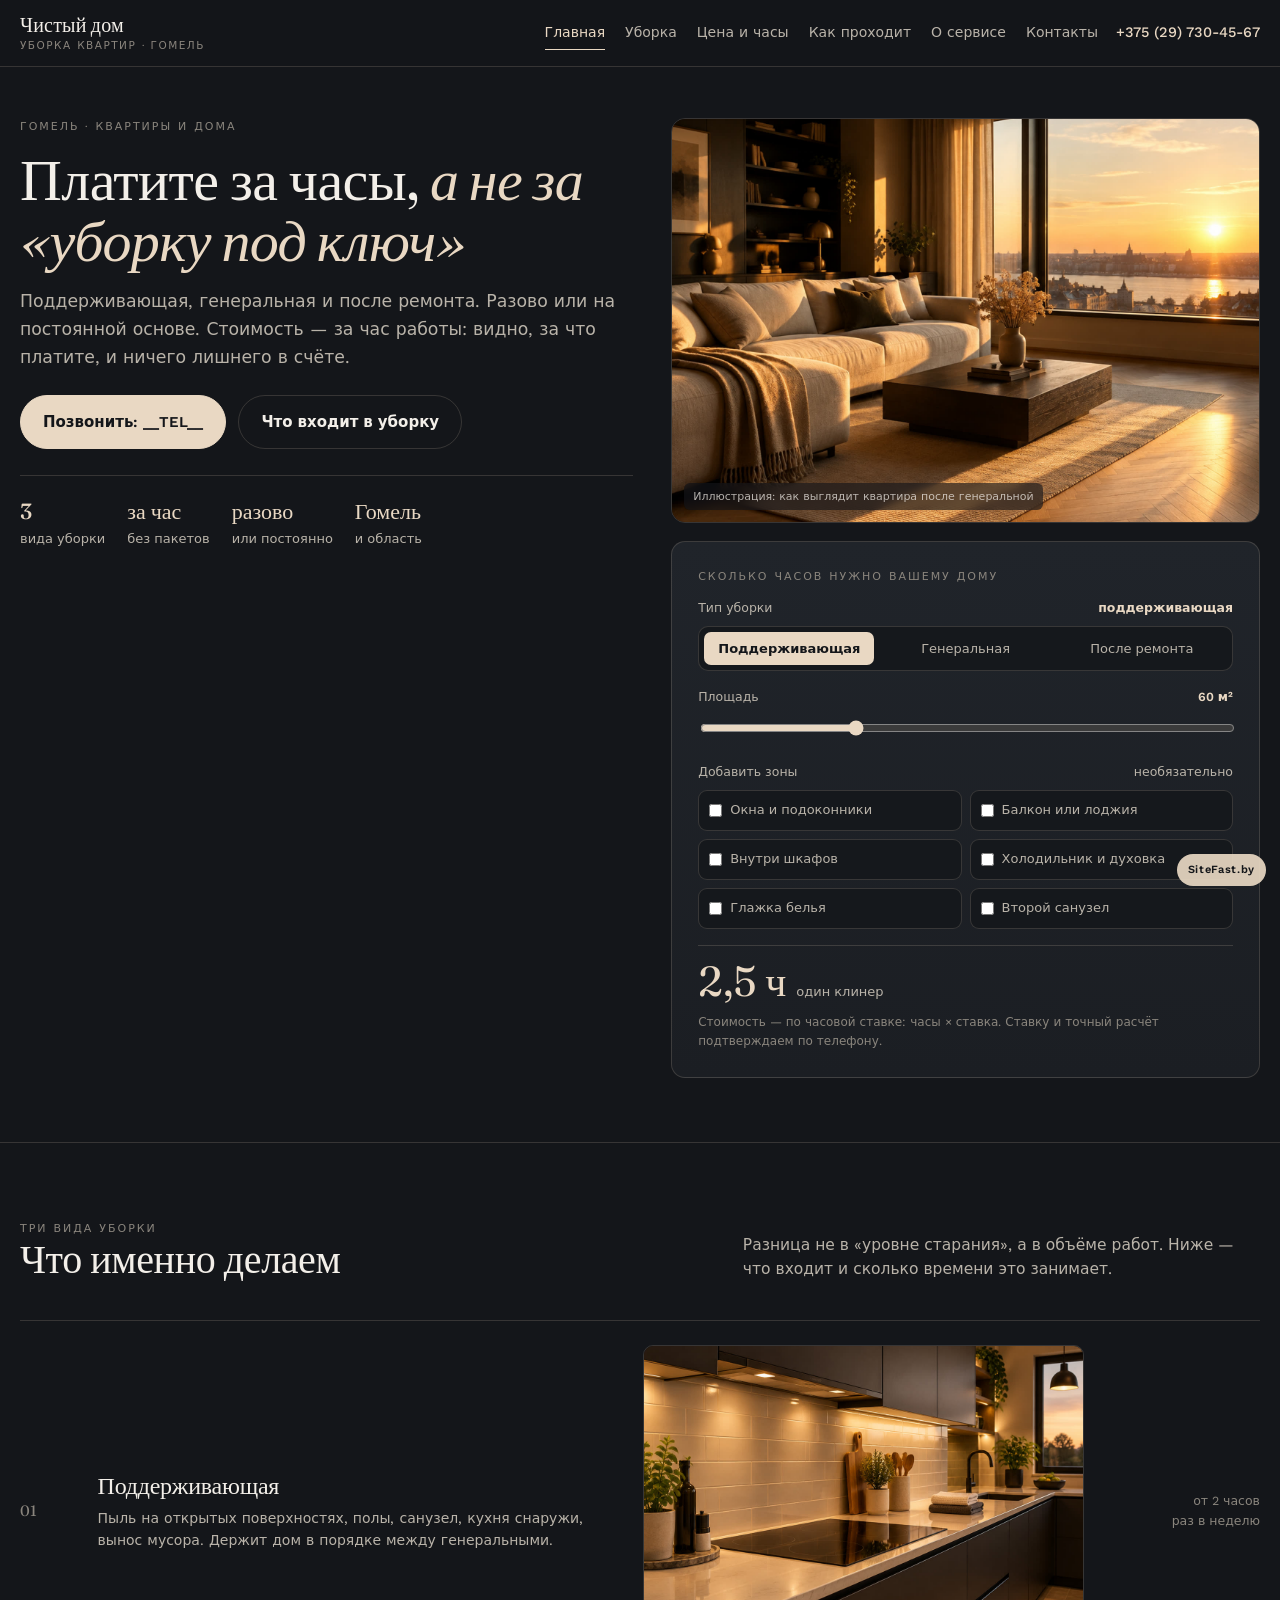
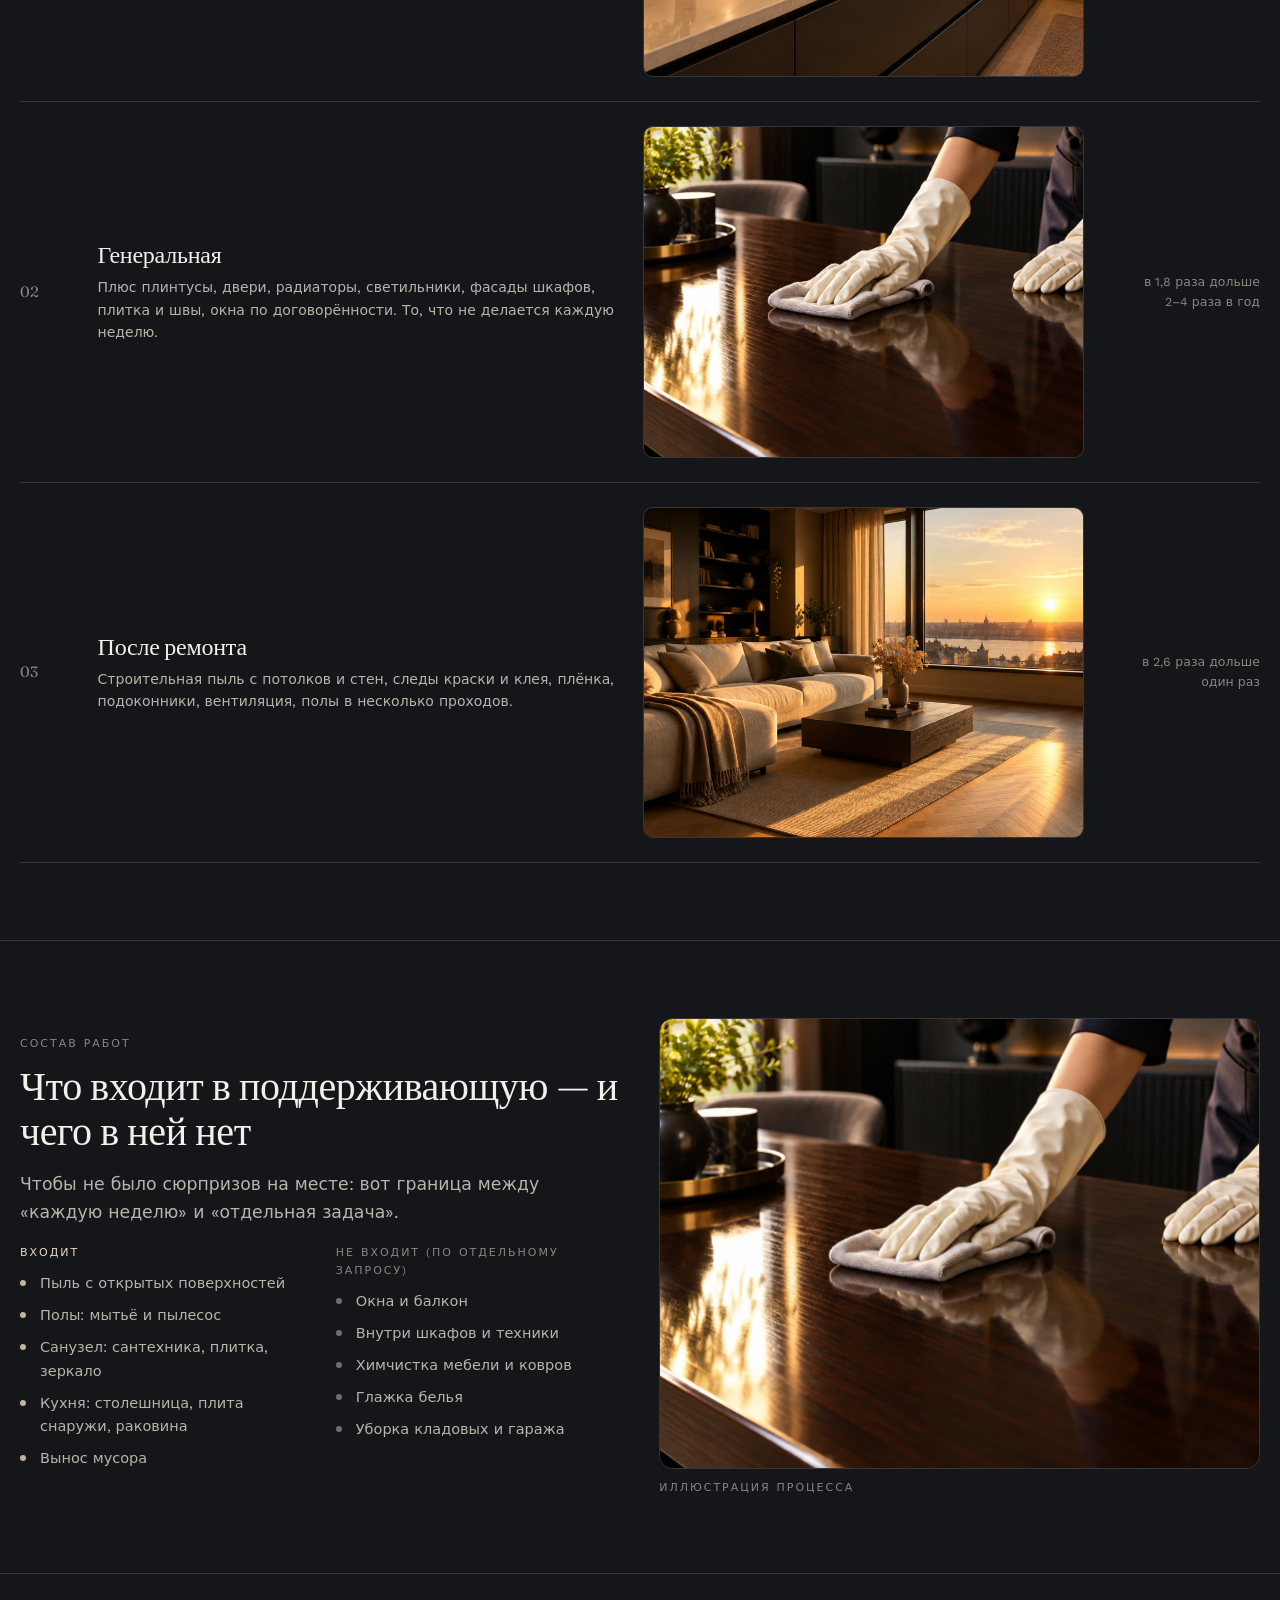
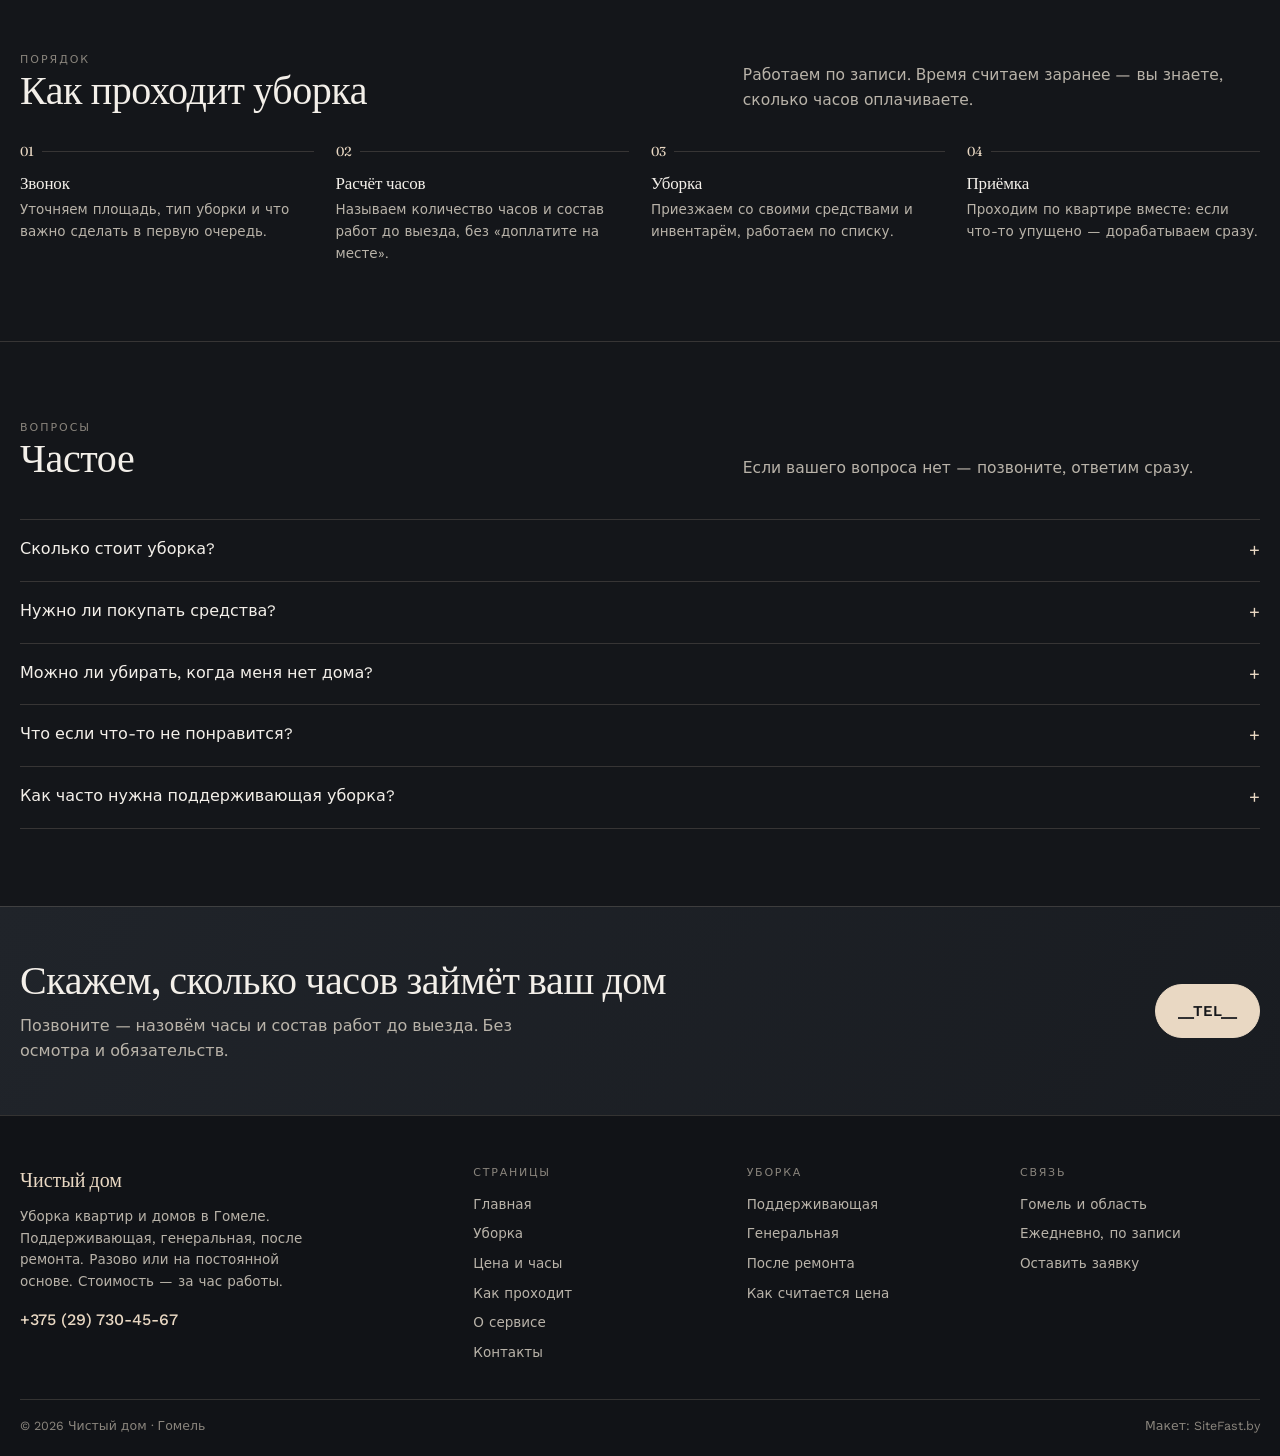
<file: index.html>
<!DOCTYPE html>
<html lang="ru">
<head>
<meta charset="UTF-8">
<meta name="viewport" content="width=device-width, initial-scale=1.0">
<title>Уборка квартир и домов в Гомеле — Чистый дом</title>
<meta name="description" content="Поддерживающая, генеральная и после ремонта уборка квартир и домов в Гомеле. Разово или на постоянной основе. Стоимость за час работы.">
<link rel="preconnect" href="https://fonts.googleapis.com">
<link rel="preconnect" href="https://fonts.gstatic.com" crossorigin>
<link href="https://fonts.googleapis.com/css2?family=Fraunces:ital,opsz,wght@0,9..144,300..700;1,9..144,300..600&family=Work+Sans:wght@300..600&display=swap" rel="stylesheet">
<link rel="stylesheet" href="assets/site.css">
</head>
<body>
<header class="top"><div class="wrap in">
  <a class="brand" href="index.html"><b>Чистый дом</b><i>уборка квартир · Гомель</i></a>
  <nav class="nav" id="nav"><a href="index.html" class="on">Главная</a><a href="uslugi.html">Уборка</a><a href="ceny.html">Цена и часы</a><a href="process.html">Как проходит</a><a href="o-nas.html">О сервисе</a><a href="kontakty.html">Контакты</a></nav>
  <a class="top__tel" href="tel:+375297304567">+375 (29) 730-45-67</a>
  <button class="burger" id="burger" aria-label="Меню" aria-expanded="false"><span></span><span></span></button>
</div></header>
<main>
<section class="hero"><div class="wrap">
  <div class="hero__grid">
    <div class="hero__txt">
      <div class="micro">Гомель · квартиры и дома</div>
      <h1>Платите за часы, <em>а не за «уборку под ключ»</em></h1>
      <p class="lead">Поддерживающая, генеральная и после ремонта. Разово или на постоянной основе. Стоимость — за час работы: видно, за что платите, и ничего лишнего в счёте.</p>
      <div class="hero__cta">
        <a class="btn" href="__TELH__">Позвонить: __TEL__</a>
        <a class="btn ghost" href="uslugi.html">Что входит в уборку</a>
      </div>
      <div class="hero__facts">
        <div><b>3</b>вида уборки</div>
        <div><b>за час</b>без пакетов</div>
        <div><b>разово</b>или постоянно</div>
        <div><b>Гомель</b>и область</div>
      </div>
    </div>
    <div>
      <figure class="hero__fig" style="margin:0">
        <img src="assets/hero.jpg" alt="Светлая квартира после уборки" loading="eager">
        <span class="hero__cap">Иллюстрация: как выглядит квартира после генеральной</span>
      </figure>
      <aside class="calc" id="calc">
  <div class="micro" style="margin-bottom:12px">Сколько часов нужно вашему дому</div>
  <div class="calc__row">
    <div class="calc__label"><span>Тип уборки</span><b id="cType">поддерживающая</b></div>
    <div class="seg" role="group" aria-label="Тип уборки">
      <button type="button" data-t="support" aria-pressed="true">Поддерживающая</button>
      <button type="button" data-t="general" aria-pressed="false">Генеральная</button>
      <button type="button" data-t="remont" aria-pressed="false">После ремонта</button>
    </div>
  </div>
  <div class="calc__row">
    <div class="calc__label"><span>Площадь</span><b><span id="cArea">60</span> м²</b></div>
    <input type="range" id="area" min="20" max="160" step="5" value="60" aria-label="Площадь квартиры">
  </div>
  <div class="calc__row">
    <div class="calc__label"><span>Добавить зоны</span><span>необязательно</span></div>
    <div class="zones">
      <label><input type="checkbox" data-add="0.5"> Окна и подоконники</label>
      <label><input type="checkbox" data-add="0.3"> Балкон или лоджия</label>
      <label><input type="checkbox" data-add="0.6"> Внутри шкафов</label>
      <label><input type="checkbox" data-add="0.4"> Холодильник и духовка</label>
      <label><input type="checkbox" data-add="0.5"> Глажка белья</label>
      <label><input type="checkbox" data-add="0.4"> Второй санузел</label>
    </div>
  </div>
  <div class="calc__out">
    <span class="calc__num" id="cHours">2,3 ч</span>
    <span class="calc__sub" id="cCrew">один клинер</span>
  </div>
  <div class="calc__note" id="cNote">Стоимость — по часовой ставке: часы × ставка. Ставку и точный расчёт подтверждаем по телефону.</div>
</aside>
    </div>
  </div>
</div></section><section class="sec"><div class="wrap">
  <div class="hed">
    <div><div class="micro">Три вида уборки</div><h2>Что именно делаем</h2></div>
    <p>Разница не в «уровне старания», а в объёме работ. Ниже — что входит и сколько времени это занимает.</p>
  </div>
  <div class="rows">
    <div class="row">
      <div class="row__n">01</div>
      <div><h3>Поддерживающая</h3><p>Пыль на открытых поверхностях, полы, санузел, кухня снаружи, вынос мусора. Держит дом в порядке между генеральными.</p></div>
      <div class="row__fig"><img src="assets/kitchen.jpg" alt="Кухня после поддерживающей уборки" loading="lazy"></div>
      <div class="row__meta">от 2 часов<br>раз в неделю</div>
    </div>
    <div class="row">
      <div class="row__n">02</div>
      <div><h3>Генеральная</h3><p>Плюс плинтусы, двери, радиаторы, светильники, фасады шкафов, плитка и швы, окна по договорённости. То, что не делается каждую неделю.</p></div>
      <div class="row__fig"><img src="assets/hands.jpg" alt="Протирка поверхностей при генеральной уборке" loading="lazy"></div>
      <div class="row__meta">в 1,8 раза дольше<br>2–4 раза в год</div>
    </div>
    <div class="row">
      <div class="row__n">03</div>
      <div><h3>После ремонта</h3><p>Строительная пыль с потолков и стен, следы краски и клея, плёнка, подоконники, вентиляция, полы в несколько проходов.</p></div>
      <div class="row__fig"><img src="assets/hero.jpg" alt="Квартира после ремонта" loading="lazy"></div>
      <div class="row__meta">в 2,6 раза дольше<br>один раз</div>
    </div>
  </div>
</div></section><section class="sec"><div class="wrap">
  <div class="split">
    <div>
      <div class="micro">Состав работ</div>
      <h2 style="margin:12px 0 16px">Что входит в поддерживающую — и чего в ней нет</h2>
      <p class="lead" style="margin-bottom:18px">Чтобы не было сюрпризов на месте: вот граница между «каждую неделю» и «отдельная задача».</p>
      <div class="cols2">
        <div>
          <div class="micro" style="color:var(--cream)">Входит</div>
          <ul class="ul" style="margin-top:10px">
            <li>Пыль с открытых поверхностей</li>
            <li>Полы: мытьё и пылесос</li>
            <li>Санузел: сантехника, плитка, зеркало</li>
            <li>Кухня: столешница, плита снаружи, раковина</li>
            <li>Вынос мусора</li>
          </ul>
        </div>
        <div>
          <div class="micro">Не входит (по отдельному запросу)</div>
          <ul class="ul neg" style="margin-top:10px">
            <li>Окна и балкон</li>
            <li>Внутри шкафов и техники</li>
            <li>Химчистка мебели и ковров</li>
            <li>Глажка белья</li>
            <li>Уборка кладовых и гаража</li>
          </ul>
        </div>
      </div>
    </div>
    <figure style="margin:0">
      <img src="assets/hands.jpg" alt="Уборка поверхностей" loading="lazy">
      <figcaption class="micro" style="margin-top:10px">Иллюстрация процесса</figcaption>
    </figure>
  </div>
</div></section><section class="sec"><div class="wrap">
  <div class="hed"><div><div class="micro">Порядок</div><h2>Как проходит уборка</h2></div>
  <p>Работаем по записи. Время считаем заранее — вы знаете, сколько часов оплачиваете.</p></div>
  <div class="steps">
    <div class="step"><h3>Звонок</h3><p>Уточняем площадь, тип уборки и что важно сделать в первую очередь.</p></div>
    <div class="step"><h3>Расчёт часов</h3><p>Называем количество часов и состав работ до выезда, без «доплатите на месте».</p></div>
    <div class="step"><h3>Уборка</h3><p>Приезжаем со своими средствами и инвентарём, работаем по списку.</p></div>
    <div class="step"><h3>Приёмка</h3><p>Проходим по квартире вместе: если что-то упущено — дорабатываем сразу.</p></div>
  </div>
</div></section><section class="sec"><div class="wrap">
  <div class="hed"><div><div class="micro">Вопросы</div><h2>Частое</h2></div><p>Если вашего вопроса нет — позвоните, ответим сразу.</p></div>
  <div class="faq">
    <details><summary>Сколько стоит уборка?</summary><p>Стоимость считается по часам: количество часов умножается на часовую ставку. Часы зависят от площади и типа уборки — прикинуть можно в калькуляторе на главной, точную ставку подтверждаем по телефону.</p></details>
    <details><summary>Нужно ли покупать средства?</summary><p>Нет. Приезжаем со своими средствами и инвентарём. Если у вас есть предпочтения по химии (аллергия, дети, животные) — скажите заранее, подберём.</p></details>
    <details><summary>Можно ли убирать, когда меня нет дома?</summary><p>Да, если вам так удобнее. Обсуждаем доступ и порядок приёмки заранее. Многие постоянные клиенты предпочитают именно такой формат.</p></details>
    <details><summary>Что если что-то не понравится?</summary><p>Проходим квартиру вместе после уборки. Замечания по составу работ, который был согласован, дорабатываем сразу, без отдельной оплаты.</p></details>
    <details><summary>Как часто нужна поддерживающая уборка?</summary><p>Обычно раз в неделю или раз в две недели — зависит от площади, детей и животных. Можно начать с разовой, чтобы понять формат.</p></details>
  </div>
</div></section><section class="cta"><div class="wrap"><div class="cta__in">
  <div><h2>Скажем, сколько часов займёт ваш дом</h2><p>Позвоните — назовём часы и состав работ до выезда. Без осмотра и обязательств.</p></div>
  <div><a class="btn" href="__TELH__">__TEL__</a></div>
</div></div></section></main>
<footer class="foot"><div class="wrap">
  <div class="foot__grid">
    <div>
      <div class="foot__brand">Чистый дом</div>
      <p class="foot__p">Уборка квартир и домов в Гомеле. Поддерживающая, генеральная, после ремонта. Разово или на постоянной основе. Стоимость — за час работы.</p>
      <a class="foot__tel" href="tel:+375297304567">+375 (29) 730-45-67</a>
    </div>
    <div>
      <div class="foot__h">Страницы</div>
      <ul><li><a href="index.html">Главная</a></li><li><a href="uslugi.html">Уборка</a></li><li><a href="ceny.html">Цена и часы</a></li><li><a href="process.html">Как проходит</a></li><li><a href="o-nas.html">О сервисе</a></li><li><a href="kontakty.html">Контакты</a></li></ul>
    </div>
    <div>
      <div class="foot__h">Уборка</div>
      <ul>
        <li><a href="uslugi.html#support">Поддерживающая</a></li>
        <li><a href="uslugi.html#general">Генеральная</a></li>
        <li><a href="uslugi.html#remont">После ремонта</a></li>
        <li><a href="ceny.html">Как считается цена</a></li>
      </ul>
    </div>
    <div>
      <div class="foot__h">Связь</div>
      <ul>
        <li>Гомель и область</li>
        <li>Ежедневно, по записи</li>
        <li><a href="kontakty.html">Оставить заявку</a></li>
      </ul>
    </div>
  </div>
  <div class="foot__bottom">
    <span>© 2026 Чистый дом · Гомель</span>
    <span>Макет: SiteFast.by</span>
  </div>
</div></footer>
<a class="mark" href="kontakty.html">SiteFast.by</a>
<script src="assets/site.js"></script>
</body>
</html>
</file>
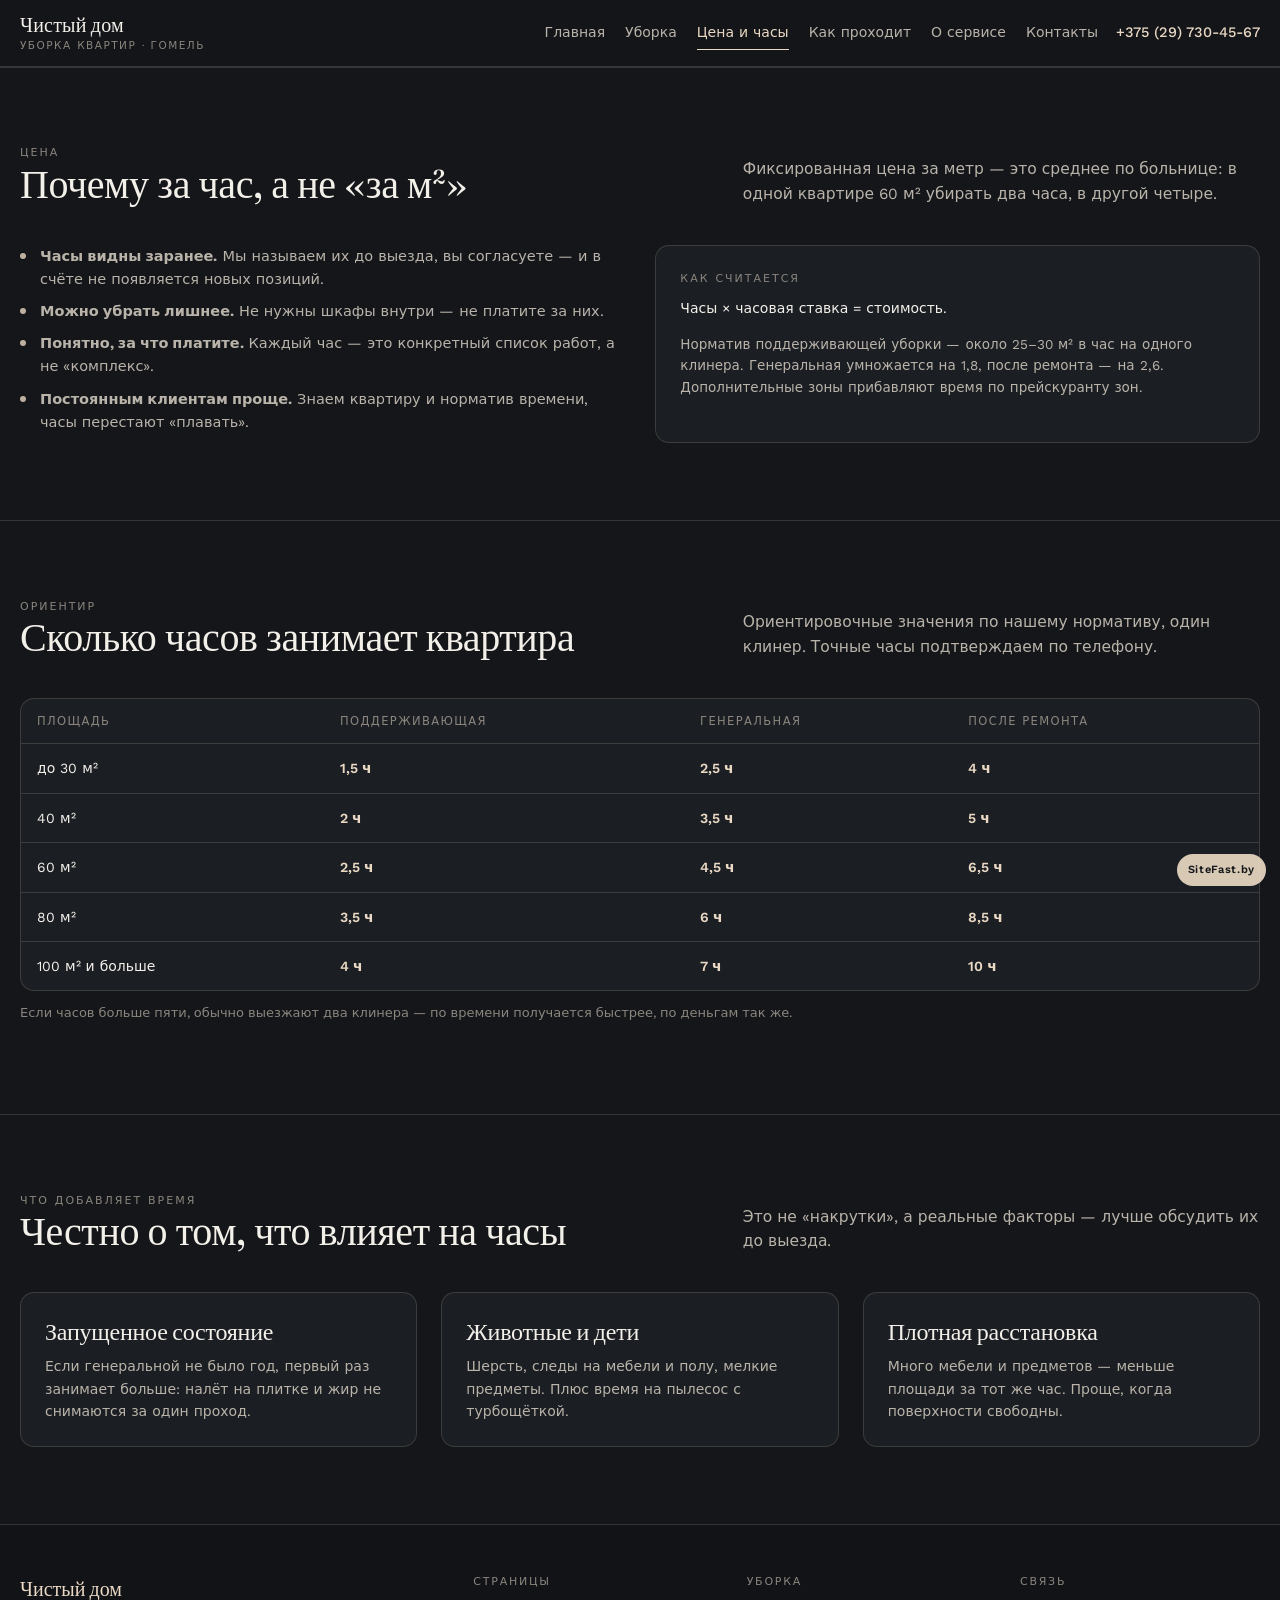
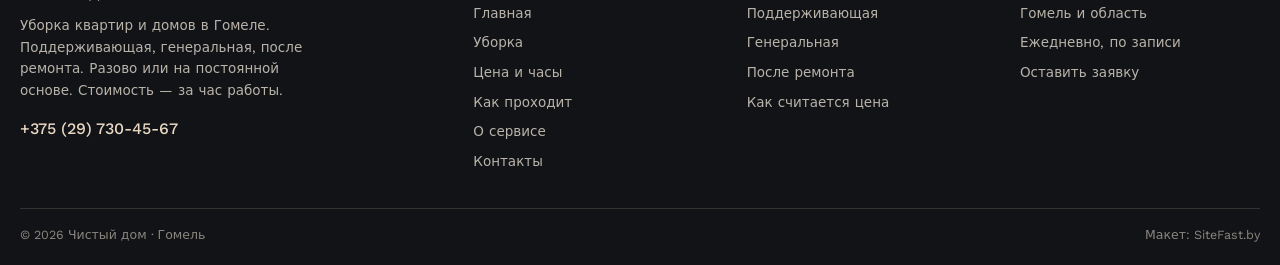
<file: ceny.html>
<!DOCTYPE html>
<html lang="ru">
<head>
<meta charset="UTF-8">
<meta name="viewport" content="width=device-width, initial-scale=1.0">
<title>Цена уборки за час — Чистый дом, Гомель</title>
<meta name="description" content="Как считается стоимость уборки: часы × часовая ставка. Ориентировочные часы по площади для поддерживающей, генеральной и уборки после ремонта.">
<link rel="preconnect" href="https://fonts.googleapis.com">
<link rel="preconnect" href="https://fonts.gstatic.com" crossorigin>
<link href="https://fonts.googleapis.com/css2?family=Fraunces:ital,opsz,wght@0,9..144,300..700;1,9..144,300..600&family=Work+Sans:wght@300..600&display=swap" rel="stylesheet">
<link rel="stylesheet" href="assets/site.css">
</head>
<body>
<header class="top"><div class="wrap in">
  <a class="brand" href="index.html"><b>Чистый дом</b><i>уборка квартир · Гомель</i></a>
  <nav class="nav" id="nav"><a href="index.html">Главная</a><a href="uslugi.html">Уборка</a><a href="ceny.html" class="on">Цена и часы</a><a href="process.html">Как проходит</a><a href="o-nas.html">О сервисе</a><a href="kontakty.html">Контакты</a></nav>
  <a class="top__tel" href="tel:+375297304567">+375 (29) 730-45-67</a>
  <button class="burger" id="burger" aria-label="Меню" aria-expanded="false"><span></span><span></span></button>
</div></header>
<main>
<section class="sec"><div class="wrap">
  <div class="hed"><div><div class="micro">Цена</div><h2>Почему за час, а не «за м²»</h2></div>
  <p>Фиксированная цена за метр — это среднее по больнице: в одной квартире 60 м² убирать два часа, в другой четыре.</p></div>
  <div class="cols2">
    <div>
      <ul class="ul">
        <li><b>Часы видны заранее.</b> Мы называем их до выезда, вы согласуете — и в счёте не появляется новых позиций.</li>
        <li><b>Можно убрать лишнее.</b> Не нужны шкафы внутри — не платите за них.</li>
        <li><b>Понятно, за что платите.</b> Каждый час — это конкретный список работ, а не «комплекс».</li>
        <li><b>Постоянным клиентам проще.</b> Знаем квартиру и норматив времени, часы перестают «плавать».</li>
      </ul>
    </div>
    <div class="card">
      <div class="micro">Как считается</div>
      <p style="margin:10px 0 14px;color:var(--ink)">Часы × часовая ставка = стоимость.</p>
      <p style="font-size:13.5px">Норматив поддерживающей уборки — около 25–30 м² в час на одного клинера. Генеральная умножается на 1,8, после ремонта — на 2,6. Дополнительные зоны прибавляют время по прейскуранту зон.</p>
    </div>
  </div>
</div></section>

<section class="sec"><div class="wrap">
  <div class="hed"><div><div class="micro">Ориентир</div><h2>Сколько часов занимает квартира</h2></div>
  <p>Ориентировочные значения по нашему нормативу, один клинер. Точные часы подтверждаем по телефону.</p></div>
  <div class="tblWrap">
    <table>
      <thead><tr><th>Площадь</th><th>Поддерживающая</th><th>Генеральная</th><th>После ремонта</th></tr></thead>
      <tbody>
        <tr><td>до 30 м²</td><td><b>1,5 ч</b></td><td><b>2,5 ч</b></td><td><b>4 ч</b></td></tr>
        <tr><td>40 м²</td><td><b>2 ч</b></td><td><b>3,5 ч</b></td><td><b>5 ч</b></td></tr>
        <tr><td>60 м²</td><td><b>2,5 ч</b></td><td><b>4,5 ч</b></td><td><b>6,5 ч</b></td></tr>
        <tr><td>80 м²</td><td><b>3,5 ч</b></td><td><b>6 ч</b></td><td><b>8,5 ч</b></td></tr>
        <tr><td>100 м² и больше</td><td><b>4 ч</b></td><td><b>7 ч</b></td><td><b>10 ч</b></td></tr>
      </tbody>
    </table>
  </div>
  <p style="font-size:13px;color:var(--ink3);margin-top:12px">Если часов больше пяти, обычно выезжают два клинера — по времени получается быстрее, по деньгам так же.</p>
</div></section>

<section class="sec"><div class="wrap">
  <div class="hed"><div><div class="micro">Что добавляет время</div><h2>Честно о том, что влияет на часы</h2></div><p>Это не «накрутки», а реальные факторы — лучше обсудить их до выезда.</p></div>
  <div class="cols3">
    <div class="card"><h3>Запущенное состояние</h3><p>Если генеральной не было год, первый раз занимает больше: налёт на плитке и жир не снимаются за один проход.</p></div>
    <div class="card"><h3>Животные и дети</h3><p>Шерсть, следы на мебели и полу, мелкие предметы. Плюс время на пылесос с турбощёткой.</p></div>
    <div class="card"><h3>Плотная расстановка</h3><p>Много мебели и предметов — меньше площади за тот же час. Проще, когда поверхности свободны.</p></div>
  </div>
</div></section></main>
<footer class="foot"><div class="wrap">
  <div class="foot__grid">
    <div>
      <div class="foot__brand">Чистый дом</div>
      <p class="foot__p">Уборка квартир и домов в Гомеле. Поддерживающая, генеральная, после ремонта. Разово или на постоянной основе. Стоимость — за час работы.</p>
      <a class="foot__tel" href="tel:+375297304567">+375 (29) 730-45-67</a>
    </div>
    <div>
      <div class="foot__h">Страницы</div>
      <ul><li><a href="index.html">Главная</a></li><li><a href="uslugi.html">Уборка</a></li><li><a href="ceny.html">Цена и часы</a></li><li><a href="process.html">Как проходит</a></li><li><a href="o-nas.html">О сервисе</a></li><li><a href="kontakty.html">Контакты</a></li></ul>
    </div>
    <div>
      <div class="foot__h">Уборка</div>
      <ul>
        <li><a href="uslugi.html#support">Поддерживающая</a></li>
        <li><a href="uslugi.html#general">Генеральная</a></li>
        <li><a href="uslugi.html#remont">После ремонта</a></li>
        <li><a href="ceny.html">Как считается цена</a></li>
      </ul>
    </div>
    <div>
      <div class="foot__h">Связь</div>
      <ul>
        <li>Гомель и область</li>
        <li>Ежедневно, по записи</li>
        <li><a href="kontakty.html">Оставить заявку</a></li>
      </ul>
    </div>
  </div>
  <div class="foot__bottom">
    <span>© 2026 Чистый дом · Гомель</span>
    <span>Макет: SiteFast.by</span>
  </div>
</div></footer>
<a class="mark" href="kontakty.html">SiteFast.by</a>
<script src="assets/site.js"></script>
</body>
</html>
</file>
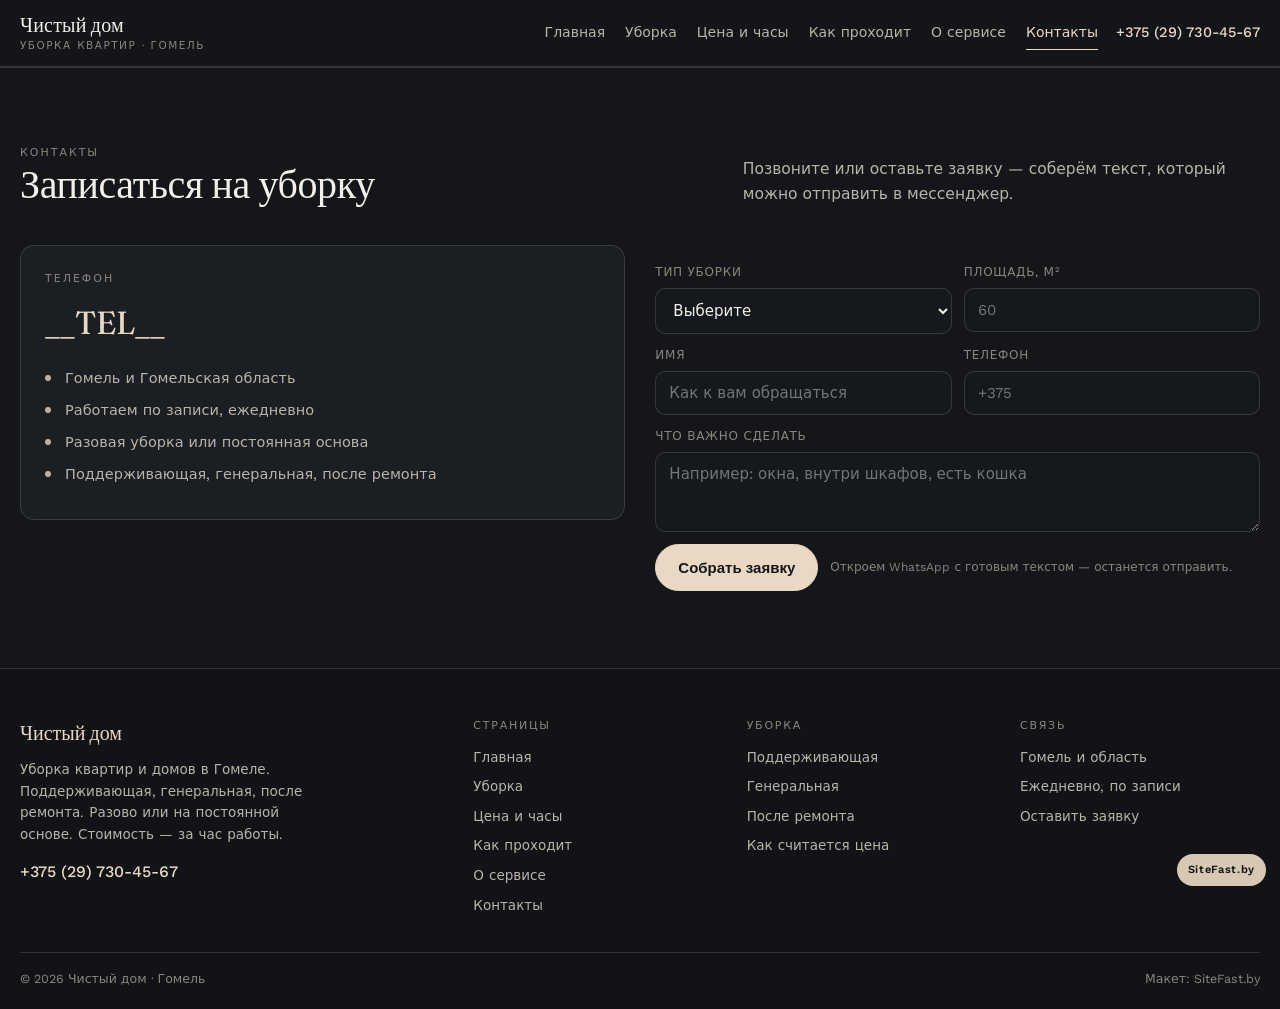
<file: kontakty.html>
<!DOCTYPE html>
<html lang="ru">
<head>
<meta charset="UTF-8">
<meta name="viewport" content="width=device-width, initial-scale=1.0">
<title>Контакты — Чистый дом, уборка в Гомеле</title>
<meta name="description" content="Телефон сервиса «Чистый дом» в Гомеле и форма заявки на уборку квартиры или дома.">
<link rel="preconnect" href="https://fonts.googleapis.com">
<link rel="preconnect" href="https://fonts.gstatic.com" crossorigin>
<link href="https://fonts.googleapis.com/css2?family=Fraunces:ital,opsz,wght@0,9..144,300..700;1,9..144,300..600&family=Work+Sans:wght@300..600&display=swap" rel="stylesheet">
<link rel="stylesheet" href="assets/site.css">
</head>
<body>
<header class="top"><div class="wrap in">
  <a class="brand" href="index.html"><b>Чистый дом</b><i>уборка квартир · Гомель</i></a>
  <nav class="nav" id="nav"><a href="index.html">Главная</a><a href="uslugi.html">Уборка</a><a href="ceny.html">Цена и часы</a><a href="process.html">Как проходит</a><a href="o-nas.html">О сервисе</a><a href="kontakty.html" class="on">Контакты</a></nav>
  <a class="top__tel" href="tel:+375297304567">+375 (29) 730-45-67</a>
  <button class="burger" id="burger" aria-label="Меню" aria-expanded="false"><span></span><span></span></button>
</div></header>
<main>
<section class="sec"><div class="wrap">
  <div class="hed"><div><div class="micro">Контакты</div><h2>Записаться на уборку</h2></div>
  <p>Позвоните или оставьте заявку — соберём текст, который можно отправить в мессенджер.</p></div>
  <div class="cols2">
    <div>
      <div class="card">
        <div class="micro">Телефон</div>
        <a href="__TELH__" style="display:block;font-family:'Fraunces',serif;font-size:clamp(24px,2.6vw,32px);color:var(--cream);margin:10px 0 18px">__TEL__</a>
        <ul class="ul">
          <li>Гомель и Гомельская область</li>
          <li>Работаем по записи, ежедневно</li>
          <li>Разовая уборка или постоянная основа</li>
          <li>Поддерживающая, генеральная, после ремонта</li>
        </ul>
      </div>
    </div>
    <div>
      <form class="form" id="reqForm" novalidate>
        <div class="field"><label for="q-type">Тип уборки</label>
          <select id="q-type"><option value="">Выберите</option><option>Поддерживающая</option><option>Генеральная</option><option>После ремонта</option></select></div>
        <div class="field"><label for="q-area">Площадь, м²</label><input id="q-area" type="text" inputmode="numeric" placeholder="60"></div>
        <div class="field"><label for="q-name">Имя</label><input id="q-name" type="text" placeholder="Как к вам обращаться"></div>
        <div class="field"><label for="q-tel">Телефон</label><input id="q-tel" type="tel" placeholder="+375"></div>
        <div class="field full"><label for="q-note">Что важно сделать</label><textarea id="q-note" rows="3" placeholder="Например: окна, внутри шкафов, есть кошка"></textarea></div>
        <div class="form__foot">
          <button class="btn" type="submit">Собрать заявку</button>
          <span class="form__hint">Откроем WhatsApp с готовым текстом — останется отправить.</span>
        </div>
      </form>
      <div id="toast" class="card" style="display:none;margin-top:12px;border-color:var(--cream)">
        <div class="micro" style="color:var(--cream)">Заявка скопирована</div>
        <p style="margin:8px 0 0;font-size:13.5px">Текст в буфере обмена. Если WhatsApp не открылся — вставьте его в сообщение вручную.</p>
      </div>
    </div>
  </div>
</div></section></main>
<footer class="foot"><div class="wrap">
  <div class="foot__grid">
    <div>
      <div class="foot__brand">Чистый дом</div>
      <p class="foot__p">Уборка квартир и домов в Гомеле. Поддерживающая, генеральная, после ремонта. Разово или на постоянной основе. Стоимость — за час работы.</p>
      <a class="foot__tel" href="tel:+375297304567">+375 (29) 730-45-67</a>
    </div>
    <div>
      <div class="foot__h">Страницы</div>
      <ul><li><a href="index.html">Главная</a></li><li><a href="uslugi.html">Уборка</a></li><li><a href="ceny.html">Цена и часы</a></li><li><a href="process.html">Как проходит</a></li><li><a href="o-nas.html">О сервисе</a></li><li><a href="kontakty.html">Контакты</a></li></ul>
    </div>
    <div>
      <div class="foot__h">Уборка</div>
      <ul>
        <li><a href="uslugi.html#support">Поддерживающая</a></li>
        <li><a href="uslugi.html#general">Генеральная</a></li>
        <li><a href="uslugi.html#remont">После ремонта</a></li>
        <li><a href="ceny.html">Как считается цена</a></li>
      </ul>
    </div>
    <div>
      <div class="foot__h">Связь</div>
      <ul>
        <li>Гомель и область</li>
        <li>Ежедневно, по записи</li>
        <li><a href="kontakty.html">Оставить заявку</a></li>
      </ul>
    </div>
  </div>
  <div class="foot__bottom">
    <span>© 2026 Чистый дом · Гомель</span>
    <span>Макет: SiteFast.by</span>
  </div>
</div></footer>
<a class="mark" href="kontakty.html">SiteFast.by</a>
<script src="assets/site.js"></script>
</body>
</html>
</file>
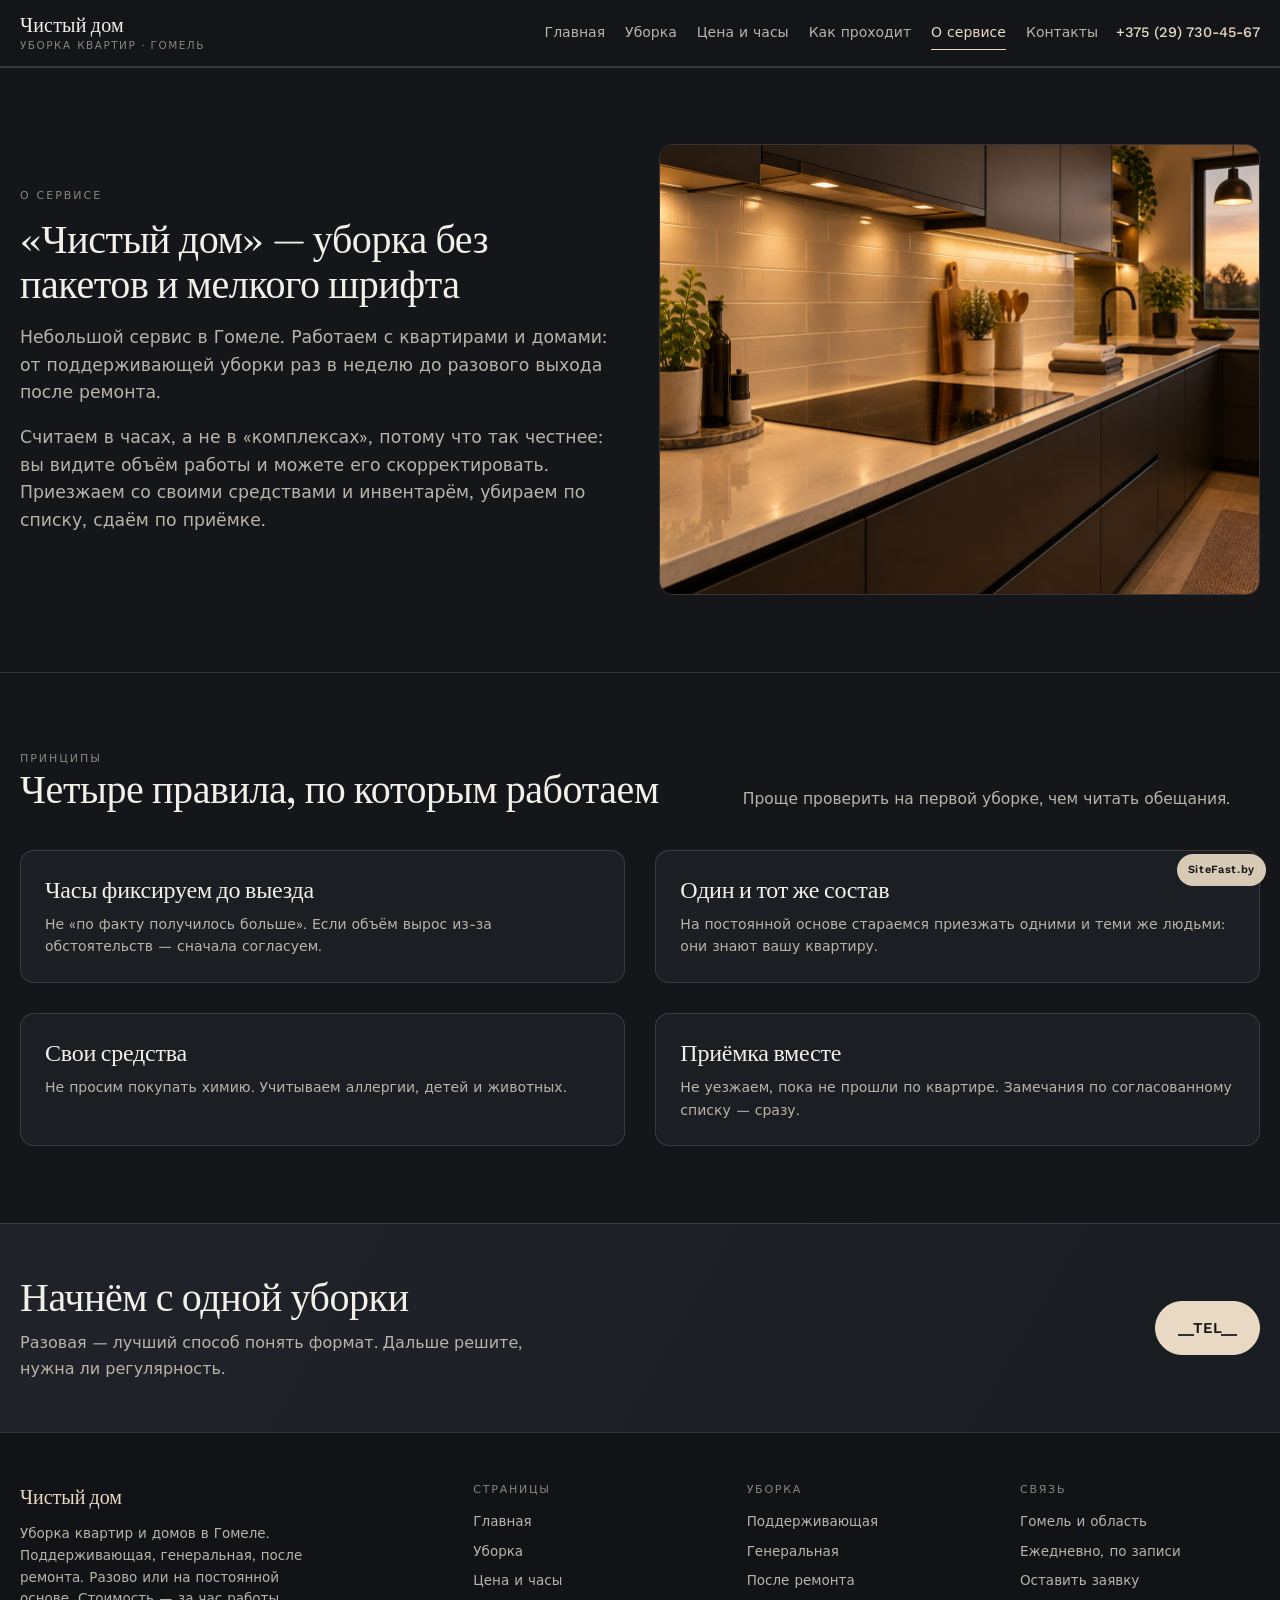
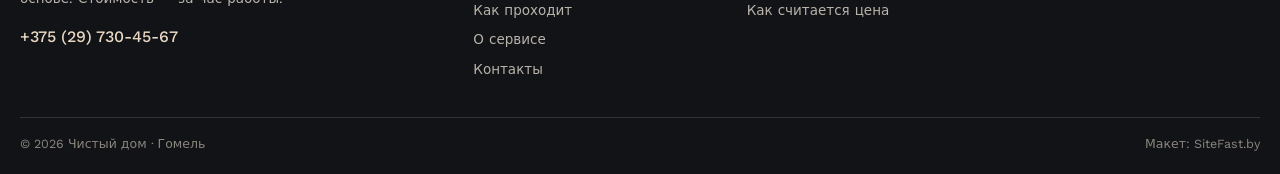
<file: o-nas.html>
<!DOCTYPE html>
<html lang="ru">
<head>
<meta charset="UTF-8">
<meta name="viewport" content="width=device-width, initial-scale=1.0">
<title>О сервисе «Чистый дом» — уборка в Гомеле</title>
<meta name="description" content="Небольшой сервис уборки квартир и домов в Гомеле. Часы фиксируем до выезда, свои средства, приёмка вместе.">
<link rel="preconnect" href="https://fonts.googleapis.com">
<link rel="preconnect" href="https://fonts.gstatic.com" crossorigin>
<link href="https://fonts.googleapis.com/css2?family=Fraunces:ital,opsz,wght@0,9..144,300..700;1,9..144,300..600&family=Work+Sans:wght@300..600&display=swap" rel="stylesheet">
<link rel="stylesheet" href="assets/site.css">
</head>
<body>
<header class="top"><div class="wrap in">
  <a class="brand" href="index.html"><b>Чистый дом</b><i>уборка квартир · Гомель</i></a>
  <nav class="nav" id="nav"><a href="index.html">Главная</a><a href="uslugi.html">Уборка</a><a href="ceny.html">Цена и часы</a><a href="process.html">Как проходит</a><a href="o-nas.html" class="on">О сервисе</a><a href="kontakty.html">Контакты</a></nav>
  <a class="top__tel" href="tel:+375297304567">+375 (29) 730-45-67</a>
  <button class="burger" id="burger" aria-label="Меню" aria-expanded="false"><span></span><span></span></button>
</div></header>
<main>
<section class="sec"><div class="wrap">
  <div class="split">
    <div>
      <div class="micro">О сервисе</div>
      <h2 style="margin:12px 0 16px">«Чистый дом» — уборка без пакетов и мелкого шрифта</h2>
      <p class="lead" style="margin-bottom:16px">Небольшой сервис в Гомеле. Работаем с квартирами и домами: от поддерживающей уборки раз в неделю до разового выхода после ремонта.</p>
      <p class="lead">Считаем в часах, а не в «комплексах», потому что так честнее: вы видите объём работы и можете его скорректировать. Приезжаем со своими средствами и инвентарём, убираем по списку, сдаём по приёмке.</p>
    </div>
    <figure style="margin:0"><img src="assets/kitchen.jpg" alt="Кухня после уборки" loading="lazy"></figure>
  </div>
</div></section>

<section class="sec"><div class="wrap">
  <div class="hed"><div><div class="micro">Принципы</div><h2>Четыре правила, по которым работаем</h2></div><p>Проще проверить на первой уборке, чем читать обещания.</p></div>
  <div class="cols2">
    <div class="card"><h3>Часы фиксируем до выезда</h3><p>Не «по факту получилось больше». Если объём вырос из-за обстоятельств — сначала согласуем.</p></div>
    <div class="card"><h3>Один и тот же состав</h3><p>На постоянной основе стараемся приезжать одними и теми же людьми: они знают вашу квартиру.</p></div>
    <div class="card"><h3>Свои средства</h3><p>Не просим покупать химию. Учитываем аллергии, детей и животных.</p></div>
    <div class="card"><h3>Приёмка вместе</h3><p>Не уезжаем, пока не прошли по квартире. Замечания по согласованному списку — сразу.</p></div>
  </div>
</div></section>

<section class="cta"><div class="wrap"><div class="cta__in">
  <div><h2>Начнём с одной уборки</h2><p>Разовая — лучший способ понять формат. Дальше решите, нужна ли регулярность.</p></div>
  <div><a class="btn" href="__TELH__">__TEL__</a></div>
</div></div></section></main>
<footer class="foot"><div class="wrap">
  <div class="foot__grid">
    <div>
      <div class="foot__brand">Чистый дом</div>
      <p class="foot__p">Уборка квартир и домов в Гомеле. Поддерживающая, генеральная, после ремонта. Разово или на постоянной основе. Стоимость — за час работы.</p>
      <a class="foot__tel" href="tel:+375297304567">+375 (29) 730-45-67</a>
    </div>
    <div>
      <div class="foot__h">Страницы</div>
      <ul><li><a href="index.html">Главная</a></li><li><a href="uslugi.html">Уборка</a></li><li><a href="ceny.html">Цена и часы</a></li><li><a href="process.html">Как проходит</a></li><li><a href="o-nas.html">О сервисе</a></li><li><a href="kontakty.html">Контакты</a></li></ul>
    </div>
    <div>
      <div class="foot__h">Уборка</div>
      <ul>
        <li><a href="uslugi.html#support">Поддерживающая</a></li>
        <li><a href="uslugi.html#general">Генеральная</a></li>
        <li><a href="uslugi.html#remont">После ремонта</a></li>
        <li><a href="ceny.html">Как считается цена</a></li>
      </ul>
    </div>
    <div>
      <div class="foot__h">Связь</div>
      <ul>
        <li>Гомель и область</li>
        <li>Ежедневно, по записи</li>
        <li><a href="kontakty.html">Оставить заявку</a></li>
      </ul>
    </div>
  </div>
  <div class="foot__bottom">
    <span>© 2026 Чистый дом · Гомель</span>
    <span>Макет: SiteFast.by</span>
  </div>
</div></footer>
<a class="mark" href="kontakty.html">SiteFast.by</a>
<script src="assets/site.js"></script>
</body>
</html>
</file>
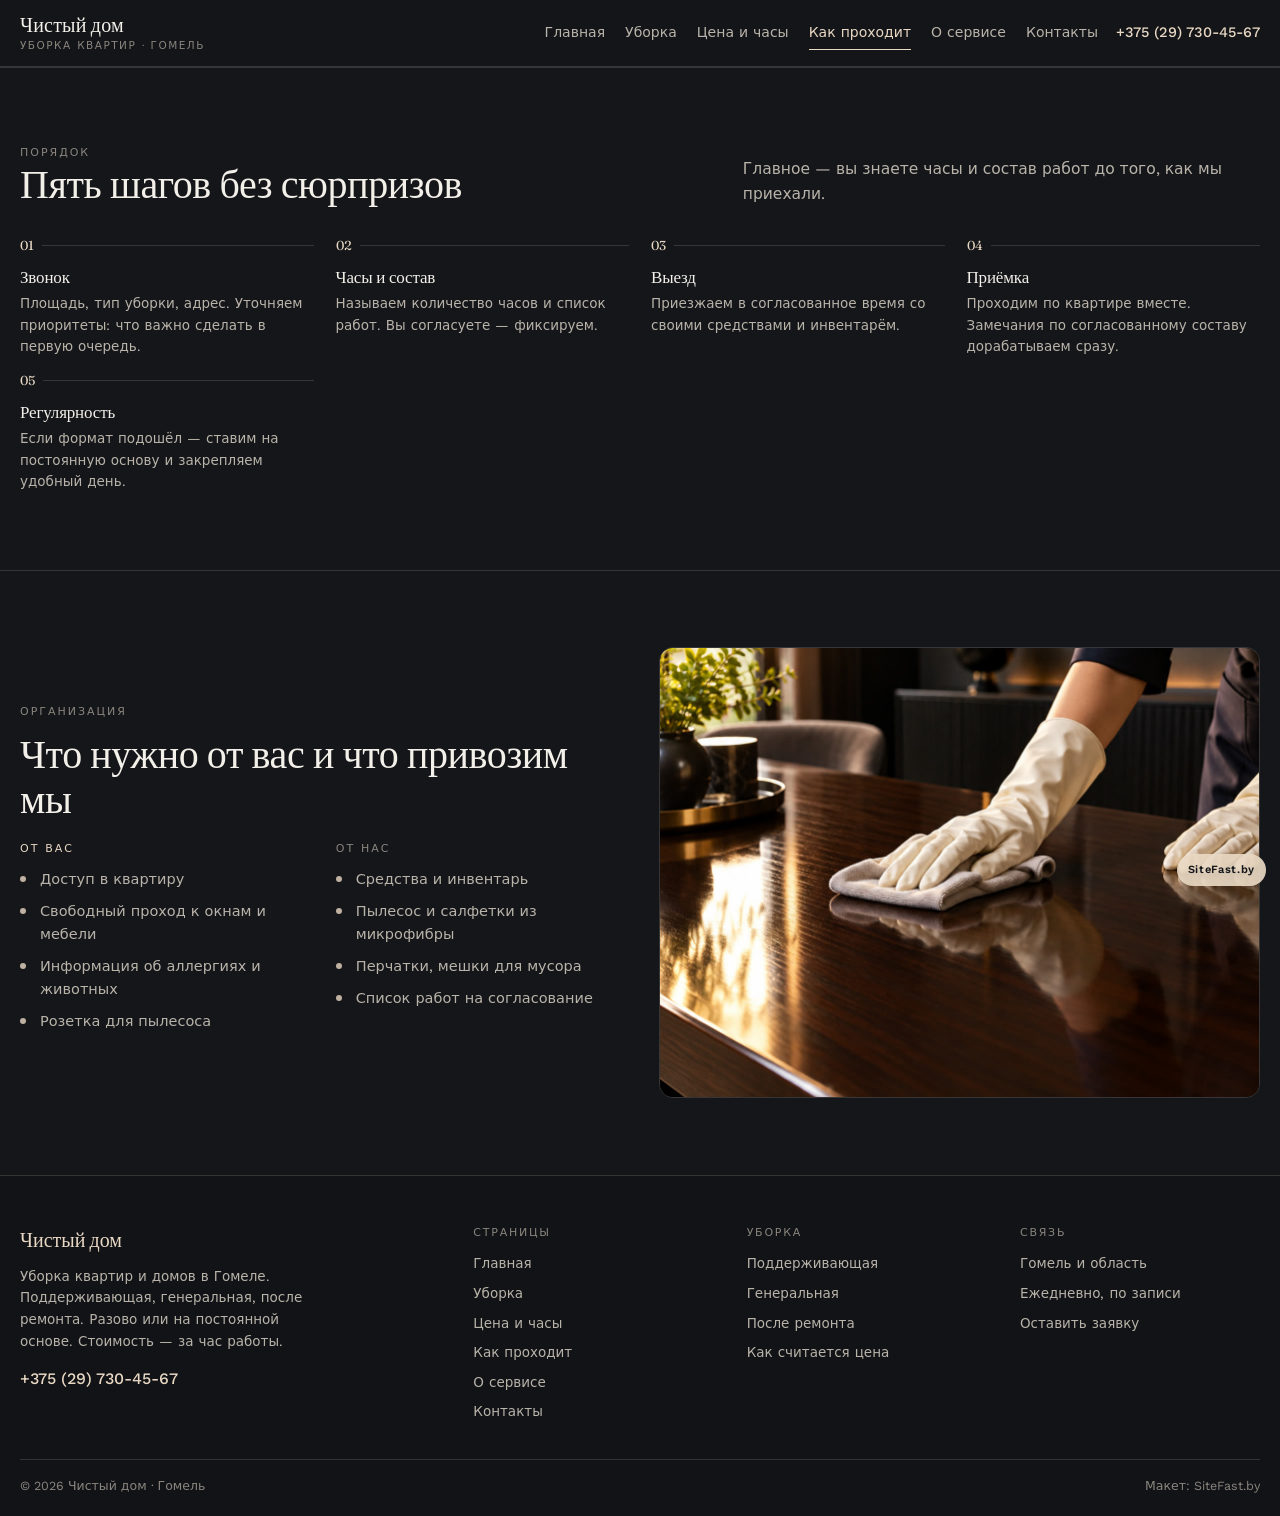
<file: process.html>
<!DOCTYPE html>
<html lang="ru">
<head>
<meta charset="UTF-8">
<meta name="viewport" content="width=device-width, initial-scale=1.0">
<title>Как проходит уборка — Чистый дом, Гомель</title>
<meta name="description" content="Пять шагов уборки: звонок, расчёт часов, выезд, приёмка, регулярность. Что нужно от клиента и что привозим сами.">
<link rel="preconnect" href="https://fonts.googleapis.com">
<link rel="preconnect" href="https://fonts.gstatic.com" crossorigin>
<link href="https://fonts.googleapis.com/css2?family=Fraunces:ital,opsz,wght@0,9..144,300..700;1,9..144,300..600&family=Work+Sans:wght@300..600&display=swap" rel="stylesheet">
<link rel="stylesheet" href="assets/site.css">
</head>
<body>
<header class="top"><div class="wrap in">
  <a class="brand" href="index.html"><b>Чистый дом</b><i>уборка квартир · Гомель</i></a>
  <nav class="nav" id="nav"><a href="index.html">Главная</a><a href="uslugi.html">Уборка</a><a href="ceny.html">Цена и часы</a><a href="process.html" class="on">Как проходит</a><a href="o-nas.html">О сервисе</a><a href="kontakty.html">Контакты</a></nav>
  <a class="top__tel" href="tel:+375297304567">+375 (29) 730-45-67</a>
  <button class="burger" id="burger" aria-label="Меню" aria-expanded="false"><span></span><span></span></button>
</div></header>
<main>
<section class="sec"><div class="wrap">
  <div class="hed"><div><div class="micro">Порядок</div><h2>Пять шагов без сюрпризов</h2></div>
  <p>Главное — вы знаете часы и состав работ до того, как мы приехали.</p></div>
  <div class="steps">
    <div class="step"><h3>Звонок</h3><p>Площадь, тип уборки, адрес. Уточняем приоритеты: что важно сделать в первую очередь.</p></div>
    <div class="step"><h3>Часы и состав</h3><p>Называем количество часов и список работ. Вы согласуете — фиксируем.</p></div>
    <div class="step"><h3>Выезд</h3><p>Приезжаем в согласованное время со своими средствами и инвентарём.</p></div>
    <div class="step"><h3>Приёмка</h3><p>Проходим по квартире вместе. Замечания по согласованному составу дорабатываем сразу.</p></div>
    <div class="step"><h3>Регулярность</h3><p>Если формат подошёл — ставим на постоянную основу и закрепляем удобный день.</p></div>
  </div>
</div></section>

<section class="sec"><div class="wrap">
  <div class="split">
    <div>
      <div class="micro">Организация</div>
      <h2 style="margin:12px 0 16px">Что нужно от вас и что привозим мы</h2>
      <div class="cols2" style="margin-top:18px">
        <div>
          <div class="micro" style="color:var(--cream)">От вас</div>
          <ul class="ul" style="margin-top:10px">
            <li>Доступ в квартиру</li>
            <li>Свободный проход к окнам и мебели</li>
            <li>Информация об аллергиях и животных</li>
            <li>Розетка для пылесоса</li>
          </ul>
        </div>
        <div>
          <div class="micro">От нас</div>
          <ul class="ul" style="margin-top:10px">
            <li>Средства и инвентарь</li>
            <li>Пылесос и салфетки из микрофибры</li>
            <li>Перчатки, мешки для мусора</li>
            <li>Список работ на согласование</li>
          </ul>
        </div>
      </div>
    </div>
    <figure style="margin:0"><img src="assets/hands.jpg" alt="Инвентарь и уборка поверхностей" loading="lazy"></figure>
  </div>
</div></section></main>
<footer class="foot"><div class="wrap">
  <div class="foot__grid">
    <div>
      <div class="foot__brand">Чистый дом</div>
      <p class="foot__p">Уборка квартир и домов в Гомеле. Поддерживающая, генеральная, после ремонта. Разово или на постоянной основе. Стоимость — за час работы.</p>
      <a class="foot__tel" href="tel:+375297304567">+375 (29) 730-45-67</a>
    </div>
    <div>
      <div class="foot__h">Страницы</div>
      <ul><li><a href="index.html">Главная</a></li><li><a href="uslugi.html">Уборка</a></li><li><a href="ceny.html">Цена и часы</a></li><li><a href="process.html">Как проходит</a></li><li><a href="o-nas.html">О сервисе</a></li><li><a href="kontakty.html">Контакты</a></li></ul>
    </div>
    <div>
      <div class="foot__h">Уборка</div>
      <ul>
        <li><a href="uslugi.html#support">Поддерживающая</a></li>
        <li><a href="uslugi.html#general">Генеральная</a></li>
        <li><a href="uslugi.html#remont">После ремонта</a></li>
        <li><a href="ceny.html">Как считается цена</a></li>
      </ul>
    </div>
    <div>
      <div class="foot__h">Связь</div>
      <ul>
        <li>Гомель и область</li>
        <li>Ежедневно, по записи</li>
        <li><a href="kontakty.html">Оставить заявку</a></li>
      </ul>
    </div>
  </div>
  <div class="foot__bottom">
    <span>© 2026 Чистый дом · Гомель</span>
    <span>Макет: SiteFast.by</span>
  </div>
</div></footer>
<a class="mark" href="kontakty.html">SiteFast.by</a>
<script src="assets/site.js"></script>
</body>
</html>
</file>
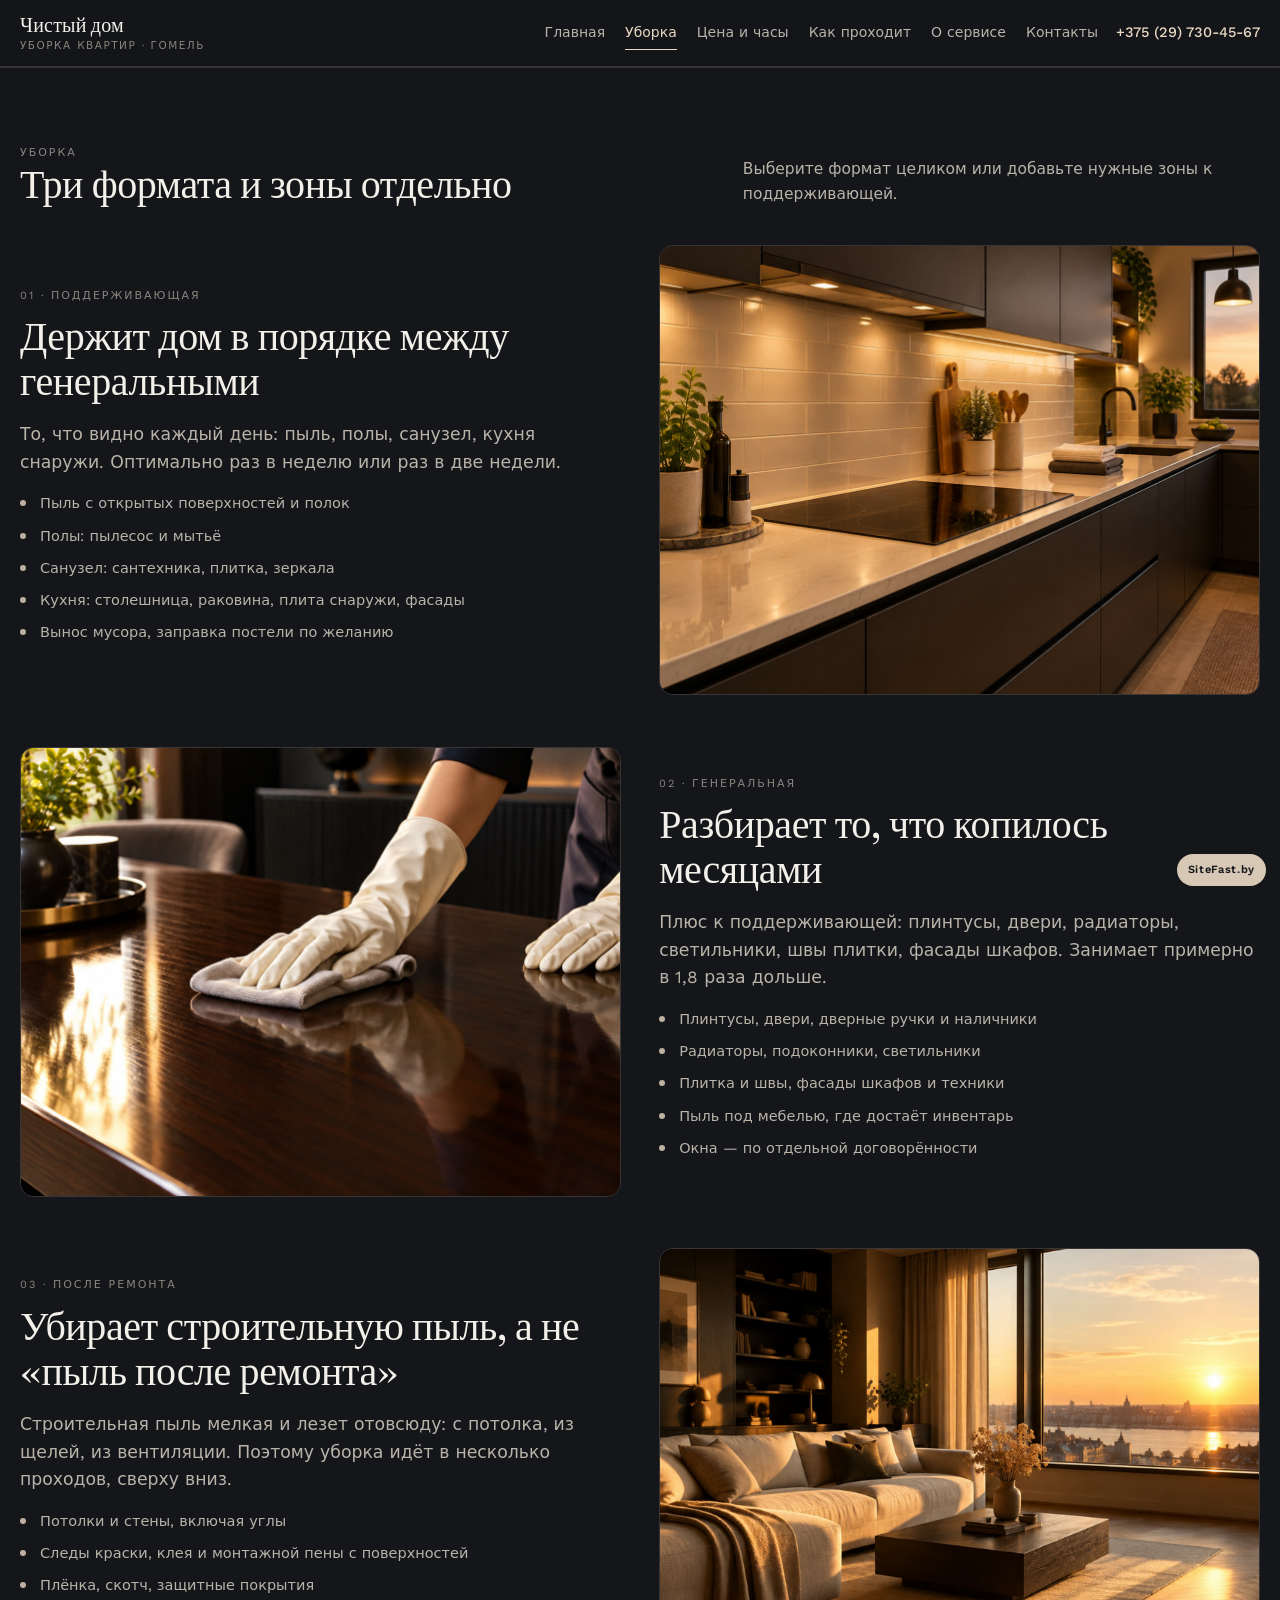
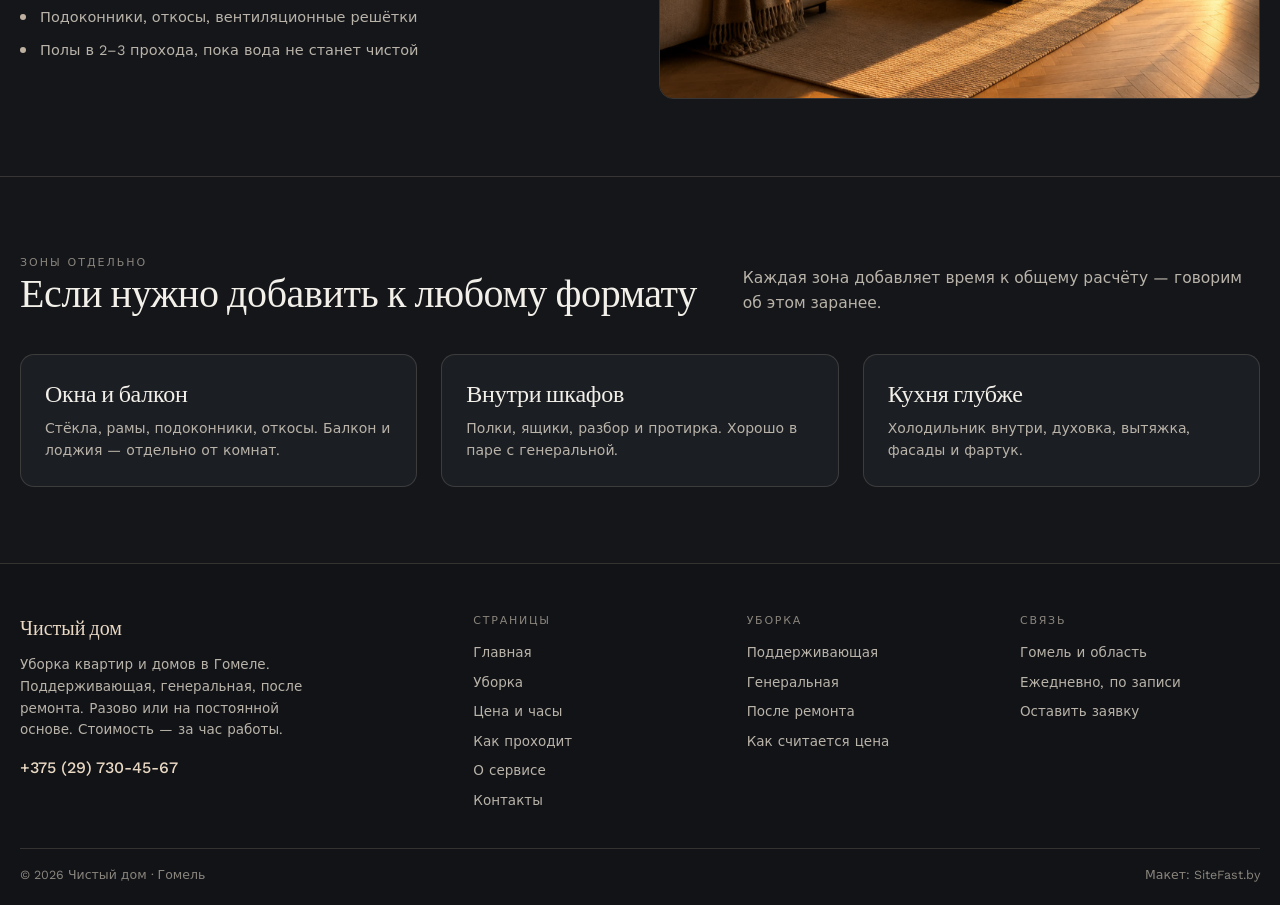
<file: uslugi.html>
<!DOCTYPE html>
<html lang="ru">
<head>
<meta charset="UTF-8">
<meta name="viewport" content="width=device-width, initial-scale=1.0">
<title>Уборка: поддерживающая, генеральная, после ремонта — Чистый дом, Гомель</title>
<meta name="description" content="Три формата уборки квартир и домов в Гомеле: поддерживающая, генеральная, после ремонта. Что входит и что добавляется отдельно.">
<link rel="preconnect" href="https://fonts.googleapis.com">
<link rel="preconnect" href="https://fonts.gstatic.com" crossorigin>
<link href="https://fonts.googleapis.com/css2?family=Fraunces:ital,opsz,wght@0,9..144,300..700;1,9..144,300..600&family=Work+Sans:wght@300..600&display=swap" rel="stylesheet">
<link rel="stylesheet" href="assets/site.css">
</head>
<body>
<header class="top"><div class="wrap in">
  <a class="brand" href="index.html"><b>Чистый дом</b><i>уборка квартир · Гомель</i></a>
  <nav class="nav" id="nav"><a href="index.html">Главная</a><a href="uslugi.html" class="on">Уборка</a><a href="ceny.html">Цена и часы</a><a href="process.html">Как проходит</a><a href="o-nas.html">О сервисе</a><a href="kontakty.html">Контакты</a></nav>
  <a class="top__tel" href="tel:+375297304567">+375 (29) 730-45-67</a>
  <button class="burger" id="burger" aria-label="Меню" aria-expanded="false"><span></span><span></span></button>
</div></header>
<main>
<section class="sec"><div class="wrap">
  <div class="hed"><div><div class="micro">Уборка</div><h2>Три формата и зоны отдельно</h2></div>
  <p>Выберите формат целиком или добавьте нужные зоны к поддерживающей.</p></div>

  <div class="split" id="support" style="margin-bottom:clamp(30px,4vw,54px)">
    <div>
      <div class="micro">01 · поддерживающая</div>
      <h2 style="margin:10px 0 14px">Держит дом в порядке между генеральными</h2>
      <p class="lead" style="margin-bottom:16px">То, что видно каждый день: пыль, полы, санузел, кухня снаружи. Оптимально раз в неделю или раз в две недели.</p>
      <ul class="ul">
        <li>Пыль с открытых поверхностей и полок</li>
        <li>Полы: пылесос и мытьё</li>
        <li>Санузел: сантехника, плитка, зеркала</li>
        <li>Кухня: столешница, раковина, плита снаружи, фасады</li>
        <li>Вынос мусора, заправка постели по желанию</li>
      </ul>
    </div>
    <figure style="margin:0"><img src="assets/kitchen.jpg" alt="Кухня после поддерживающей уборки" loading="lazy"></figure>
  </div>

  <div class="split" id="general" style="margin-bottom:clamp(30px,4vw,54px)">
    <figure style="margin:0"><img src="assets/hands.jpg" alt="Генеральная уборка поверхностей" loading="lazy"></figure>
    <div>
      <div class="micro">02 · генеральная</div>
      <h2 style="margin:10px 0 14px">Разбирает то, что копилось месяцами</h2>
      <p class="lead" style="margin-bottom:16px">Плюс к поддерживающей: плинтусы, двери, радиаторы, светильники, швы плитки, фасады шкафов. Занимает примерно в 1,8 раза дольше.</p>
      <ul class="ul">
        <li>Плинтусы, двери, дверные ручки и наличники</li>
        <li>Радиаторы, подоконники, светильники</li>
        <li>Плитка и швы, фасады шкафов и техники</li>
        <li>Пыль под мебелью, где достаёт инвентарь</li>
        <li>Окна — по отдельной договорённости</li>
      </ul>
    </div>
  </div>

  <div class="split" id="remont">
    <div>
      <div class="micro">03 · после ремонта</div>
      <h2 style="margin:10px 0 14px">Убирает строительную пыль, а не «пыль после ремонта»</h2>
      <p class="lead" style="margin-bottom:16px">Строительная пыль мелкая и лезет отовсюду: с потолка, из щелей, из вентиляции. Поэтому уборка идёт в несколько проходов, сверху вниз.</p>
      <ul class="ul">
        <li>Потолки и стены, включая углы</li>
        <li>Следы краски, клея и монтажной пены с поверхностей</li>
        <li>Плёнка, скотч, защитные покрытия</li>
        <li>Подоконники, откосы, вентиляционные решётки</li>
        <li>Полы в 2–3 прохода, пока вода не станет чистой</li>
      </ul>
    </div>
    <figure style="margin:0"><img src="assets/hero.jpg" alt="Квартира после ремонта" loading="lazy"></figure>
  </div>
</div></section>

<section class="sec"><div class="wrap">
  <div class="hed"><div><div class="micro">Зоны отдельно</div><h2>Если нужно добавить к любому формату</h2></div>
  <p>Каждая зона добавляет время к общему расчёту — говорим об этом заранее.</p></div>
  <div class="cols3">
    <div class="card"><h3>Окна и балкон</h3><p>Стёкла, рамы, подоконники, откосы. Балкон и лоджия — отдельно от комнат.</p></div>
    <div class="card"><h3>Внутри шкафов</h3><p>Полки, ящики, разбор и протирка. Хорошо в паре с генеральной.</p></div>
    <div class="card"><h3>Кухня глубже</h3><p>Холодильник внутри, духовка, вытяжка, фасады и фартук.</p></div>
  </div>
</div></section></main>
<footer class="foot"><div class="wrap">
  <div class="foot__grid">
    <div>
      <div class="foot__brand">Чистый дом</div>
      <p class="foot__p">Уборка квартир и домов в Гомеле. Поддерживающая, генеральная, после ремонта. Разово или на постоянной основе. Стоимость — за час работы.</p>
      <a class="foot__tel" href="tel:+375297304567">+375 (29) 730-45-67</a>
    </div>
    <div>
      <div class="foot__h">Страницы</div>
      <ul><li><a href="index.html">Главная</a></li><li><a href="uslugi.html">Уборка</a></li><li><a href="ceny.html">Цена и часы</a></li><li><a href="process.html">Как проходит</a></li><li><a href="o-nas.html">О сервисе</a></li><li><a href="kontakty.html">Контакты</a></li></ul>
    </div>
    <div>
      <div class="foot__h">Уборка</div>
      <ul>
        <li><a href="uslugi.html#support">Поддерживающая</a></li>
        <li><a href="uslugi.html#general">Генеральная</a></li>
        <li><a href="uslugi.html#remont">После ремонта</a></li>
        <li><a href="ceny.html">Как считается цена</a></li>
      </ul>
    </div>
    <div>
      <div class="foot__h">Связь</div>
      <ul>
        <li>Гомель и область</li>
        <li>Ежедневно, по записи</li>
        <li><a href="kontakty.html">Оставить заявку</a></li>
      </ul>
    </div>
  </div>
  <div class="foot__bottom">
    <span>© 2026 Чистый дом · Гомель</span>
    <span>Макет: SiteFast.by</span>
  </div>
</div></footer>
<a class="mark" href="kontakty.html">SiteFast.by</a>
<script src="assets/site.js"></script>
</body>
</html>
</file>
<file: assets/site.css>
:root{
  --bg:#14161A; --bg2:#1B1E23; --card:#20242A; --ink:#F3EFE9; --ink2:#B9B3A9; --ink3:#8A857D;
  --line:rgba(233,216,195,.16); --cream:#E9D8C3; --cream2:#F5EADA;
  --r:14px; --gap:clamp(18px,2.6vw,36px);
  --wrap:1240px;
}
*{box-sizing:border-box}
html{scroll-behavior:smooth}
body{margin:0;background:var(--bg);color:var(--ink);font-family:'Work Sans',system-ui,sans-serif;
  font-size:16px;line-height:1.6;-webkit-font-smoothing:antialiased}
img{max-width:100%;display:block}
a{color:inherit;text-decoration:none}
.wrap{width:min(var(--wrap),100% - 40px);margin-inline:auto}
.skip{position:absolute;left:-9999px}
.skip:focus{left:12px;top:12px;background:var(--cream);color:#14161A;padding:8px 14px;border-radius:8px;z-index:99}

/* шапка */
.top{position:sticky;top:0;z-index:50;background:rgba(20,22,26,.86);backdrop-filter:blur(10px);border-bottom:1px solid var(--line)}
.top .in{display:flex;align-items:center;gap:18px;padding:14px 0}
.brand{display:flex;flex-direction:column;line-height:1.1;margin-right:auto}
.brand b{font-family:'Fraunces',serif;font-size:20px;font-weight:500;letter-spacing:.2px}
.brand i{font-style:normal;font-size:10.5px;letter-spacing:.14em;text-transform:uppercase;color:var(--ink3);margin-top:4px}
.nav{display:flex;gap:20px}
.nav a{font-size:14px;color:var(--ink2);padding:6px 0;border-bottom:1px solid transparent}
.nav a:hover{color:var(--cream)}
.nav a.on{color:var(--cream);border-color:var(--cream)}
.top__tel{font-size:14.5px;font-weight:500;color:var(--cream);white-space:nowrap}
.burger{display:none;background:none;border:1px solid var(--line);border-radius:10px;padding:9px 10px;cursor:pointer}
.burger span{display:block;width:18px;height:1.5px;background:var(--ink);margin:4px 0}

/* типографика */
h1,h2,h3{font-family:'Fraunces',serif;font-weight:400;letter-spacing:-.01em;margin:0}
h1{font-size:clamp(32px,5vw,58px);line-height:1.05}
h1 em{font-style:italic;color:var(--cream)}
h2{font-size:clamp(26px,3.4vw,40px);line-height:1.12}
h3{font-size:clamp(19px,2vw,24px);line-height:1.25}
.lead{font-size:clamp(16px,1.35vw,18.5px);color:var(--ink2);max-width:56ch}
.micro{font-size:11px;letter-spacing:.18em;text-transform:uppercase;color:var(--ink3)}

/* кнопки */
.btn{display:inline-flex;align-items:center;gap:9px;padding:14px 22px;border-radius:100px;
  background:var(--cream);color:#14161A;font-weight:600;font-size:15px;border:1px solid var(--cream);transition:.2s}
.btn:hover{background:var(--cream2);transform:translateY(-1px)}
.btn.ghost{background:transparent;color:var(--ink);border-color:var(--line)}
.btn.ghost:hover{border-color:var(--cream);color:var(--cream)}

/* секции */
.sec{padding:clamp(44px,6vw,86px) 0;border-top:1px solid var(--line)}
.hed{display:grid;grid-template-columns:minmax(0,1fr) minmax(0,.75fr);gap:var(--gap);align-items:end;margin-bottom:clamp(22px,3vw,38px)}
.hed p{margin:0;color:var(--ink2);font-size:15.5px}

/* hero с калькулятором */
.hero{position:relative;padding:clamp(26px,4vw,54px) 0 clamp(34px,5vw,64px);overflow:hidden}
.hero__grid{display:grid;grid-template-columns:minmax(0,1.02fr) minmax(0,.98fr);gap:clamp(20px,3vw,44px);align-items:start}
.hero__txt h1{margin:14px 0 16px}
.hero__cta{display:flex;gap:12px;flex-wrap:wrap;margin-top:24px}
.hero__facts{display:flex;gap:22px;flex-wrap:wrap;margin-top:26px;padding-top:18px;border-top:1px solid var(--line)}
.hero__facts div{font-size:13px;color:var(--ink2)}
.hero__facts b{display:block;font-family:'Fraunces',serif;font-size:22px;color:var(--cream);font-weight:500}
.hero__fig{position:relative;border-radius:var(--r);overflow:hidden;border:1px solid var(--line)}
.hero__fig img{width:100%;aspect-ratio:16/11;object-fit:cover}
.hero__cap{position:absolute;left:12px;bottom:12px;font-size:11px;color:rgba(243,239,233,.72);background:rgba(20,22,26,.62);padding:5px 9px;border-radius:6px;backdrop-filter:blur(4px)}

/* калькулятор часов */
.calc{background:linear-gradient(180deg,#20242A,#1B1E23);border:1px solid var(--line);border-radius:var(--r);padding:clamp(16px,2.2vw,26px);margin-top:18px}
.calc__row{margin-bottom:16px}
.calc__label{display:flex;justify-content:space-between;font-size:12.5px;color:var(--ink2);margin-bottom:8px}
.calc__label b{color:var(--cream);font-weight:600}
.seg{display:grid;grid-template-columns:repeat(3,1fr);gap:6px;background:#15181C;padding:5px;border-radius:10px;border:1px solid var(--line)}
.seg button{font-family:inherit;font-size:13px;padding:9px 8px;border:0;border-radius:7px;background:transparent;color:var(--ink2);cursor:pointer;transition:.15s}
.seg button[aria-pressed="true"]{background:var(--cream);color:#14161A;font-weight:600}
input[type=range]{width:100%;accent-color:var(--cream);height:22px}
.zones{display:grid;grid-template-columns:1fr 1fr;gap:8px}
.zones label{display:flex;gap:8px;align-items:center;font-size:13px;color:var(--ink2);cursor:pointer;
  background:#15181C;border:1px solid var(--line);border-radius:9px;padding:9px 10px}
.zones input{accent-color:var(--cream);margin:0}
.zones label:has(input:checked){border-color:var(--cream);color:var(--ink)}
.calc__out{border-top:1px solid var(--line);margin-top:6px;padding-top:14px;display:flex;align-items:baseline;gap:10px;flex-wrap:wrap}
.calc__num{font-family:'Fraunces',serif;font-size:clamp(30px,3.4vw,42px);color:var(--cream);line-height:1}
.calc__sub{font-size:13px;color:var(--ink2)}
.calc__note{font-size:12px;color:var(--ink3);margin-top:10px}

/* строки услуг */
.rows{border-top:1px solid var(--line)}
.row{display:grid;grid-template-columns:52px minmax(0,1fr) minmax(0,.85fr) 150px;gap:clamp(12px,2vw,26px);
  align-items:center;padding:clamp(16px,2.2vw,24px) 0;border-bottom:1px solid var(--line)}
.row__n{font-family:'Fraunces',serif;font-size:15px;color:var(--ink3)}
.row h3{margin-bottom:6px}
.row p{margin:0;font-size:14px;color:var(--ink2)}
.row__meta{font-size:12.5px;color:var(--ink3);text-align:right}
.row__fig{border-radius:10px;overflow:hidden;border:1px solid var(--line)}
.row__fig img{width:100%;aspect-ratio:4/3;object-fit:cover}

/* сетки и карточки */
.cols2{display:grid;grid-template-columns:1fr 1fr;gap:clamp(16px,2.4vw,34px)}
.cols3{display:grid;grid-template-columns:repeat(3,1fr);gap:clamp(14px,2vw,24px)}
.card{background:var(--bg2);border:1px solid var(--line);border-radius:var(--r);padding:clamp(16px,2vw,24px)}
.card h3{margin-bottom:8px}
.card p{margin:0;font-size:14px;color:var(--ink2)}
.ul{list-style:none;padding:0;margin:0}
.ul li{position:relative;padding-left:20px;margin-bottom:9px;font-size:14.5px;color:var(--ink2)}
.ul li::before{content:"";position:absolute;left:0;top:8px;width:6px;height:6px;border-radius:50%;background:var(--cream);opacity:.8}
.ul.neg li::before{background:#8A857D}

/* фото-блок */
.split{display:grid;grid-template-columns:minmax(0,1fr) minmax(0,1fr);gap:clamp(18px,3vw,40px);align-items:center}
.split img{border-radius:var(--r);border:1px solid var(--line);aspect-ratio:4/3;object-fit:cover;width:100%}

/* таблица часов */
.tblWrap{overflow-x:auto;border:1px solid var(--line);border-radius:var(--r);background:var(--bg2)}
table{border-collapse:collapse;width:100%;min-width:560px}
th,td{padding:13px 16px;text-align:left;font-size:14px;border-bottom:1px solid var(--line)}
th{font-size:11.5px;letter-spacing:.12em;text-transform:uppercase;color:var(--ink3);font-weight:500}
td b{color:var(--cream);font-weight:600}
tr:last-child td{border-bottom:0}

/* шаги */
.steps{display:grid;grid-template-columns:repeat(4,1fr);gap:clamp(12px,2vw,22px);counter-reset:s}
.step{position:relative;padding-top:20px;border-top:1px solid var(--line)}
.step::before{counter-increment:s;content:"0" counter(s);position:absolute;top:-11px;left:0;background:var(--bg);
  padding-right:8px;font-family:'Fraunces',serif;font-size:13px;color:var(--cream)}
.step h3{font-size:17px;margin-bottom:6px}
.step p{margin:0;font-size:13.5px;color:var(--ink2)}

/* FAQ */
.faq{border-top:1px solid var(--line)}
.faq details{border-bottom:1px solid var(--line)}
.faq summary{cursor:pointer;padding:16px 0;font-size:16px;list-style:none;display:flex;justify-content:space-between;gap:14px}
.faq summary::-webkit-details-marker{display:none}
.faq summary::after{content:"+";color:var(--cream);font-size:18px}
.faq details[open] summary::after{content:"–"}
.faq p{margin:0 0 16px;font-size:14.5px;color:var(--ink2);max-width:70ch}

/* форма */
.form{display:grid;grid-template-columns:1fr 1fr;gap:12px;margin-top:18px}
.field{display:flex;flex-direction:column;gap:6px}
.field.full{grid-column:1/-1}
.field label{font-size:12px;color:var(--ink3);letter-spacing:.06em;text-transform:uppercase}
.field input,.field select,.field textarea{font-family:inherit;font-size:15px;padding:12px 13px;border-radius:10px;
  background:#15181C;border:1px solid var(--line);color:var(--ink);width:100%}
.field input:focus,.field select:focus,.field textarea:focus{outline:none;border-color:var(--cream)}
.field.err input,.field.err select{border-color:#E86B6B}
.form__foot{grid-column:1/-1;display:flex;gap:12px;align-items:center;flex-wrap:wrap}
.form__hint{font-size:12px;color:var(--ink3)}

/* CTA */
.cta{background:linear-gradient(120deg,#20242A,#191C21);border-top:1px solid var(--line)}
.cta__in{display:grid;grid-template-columns:minmax(0,1fr) auto;gap:24px;align-items:center;padding:clamp(30px,4vw,52px) 0}
.cta h2{margin-bottom:10px}
.cta p{margin:0;color:var(--ink2);max-width:52ch}

/* подвал */
.foot{border-top:1px solid var(--line);background:#111317;padding:clamp(28px,4vw,48px) 0 20px}
.foot__grid{display:grid;grid-template-columns:minmax(0,1.4fr) repeat(3,minmax(0,.8fr));gap:clamp(16px,2.6vw,34px)}
.foot__brand{font-family:'Fraunces',serif;font-size:20px;color:var(--cream);margin-bottom:10px}
.foot__p{font-size:13.5px;color:var(--ink2);margin:0 0 14px;max-width:36ch}
.foot__tel{color:var(--cream);font-size:16px;font-weight:500}
.foot__h{font-size:11px;letter-spacing:.16em;text-transform:uppercase;color:var(--ink3);margin-bottom:12px}
.foot ul{list-style:none;padding:0;margin:0}
.foot li{font-size:13.5px;color:var(--ink2);margin-bottom:8px}
.foot a:hover{color:var(--cream)}
.foot__bottom{display:flex;justify-content:space-between;gap:14px;flex-wrap:wrap;margin-top:28px;padding-top:16px;
  border-top:1px solid var(--line);font-size:12.5px;color:var(--ink3)}
.mark{position:fixed;right:14px;bottom:14px;z-index:60;font-size:11px;letter-spacing:.06em;
  background:rgba(233,216,195,.92);color:#14161A;padding:7px 11px;border-radius:100px;font-weight:600}
.mark:hover{background:var(--cream2)}

/* анимации */
.js .fx{opacity:0;transform:translateY(14px);transition:opacity .6s ease,transform .6s ease}
.js .fx.in{opacity:1;transform:none}

/* адаптив */
@media(max-width:1000px){
  .hero__grid,.hed,.split,.cta__in{grid-template-columns:1fr}
  .row{grid-template-columns:40px minmax(0,1fr);row-gap:10px}
  .row__meta{text-align:left;grid-column:2}
  .cols3,.steps{grid-template-columns:1fr 1fr}
  .foot__grid{grid-template-columns:1fr 1fr}
}
@media(max-width:700px){
  .nav{position:fixed;inset:62px 0 auto 0;background:#14161A;border-bottom:1px solid var(--line);
    flex-direction:column;padding:14px 20px 20px;gap:4px;display:none}
  .nav.open{display:flex}
  .nav a{padding:11px 0;font-size:16px;border-bottom:1px solid var(--line)}
  .burger{display:block}
  .top__tel{font-size:13px}
  .brand i{display:none}
  .cols2,.cols3,.steps,.form{grid-template-columns:1fr}
  .zones{grid-template-columns:1fr}
  .foot__grid{grid-template-columns:1fr}
  .row__fig{display:none}
}
</file>
